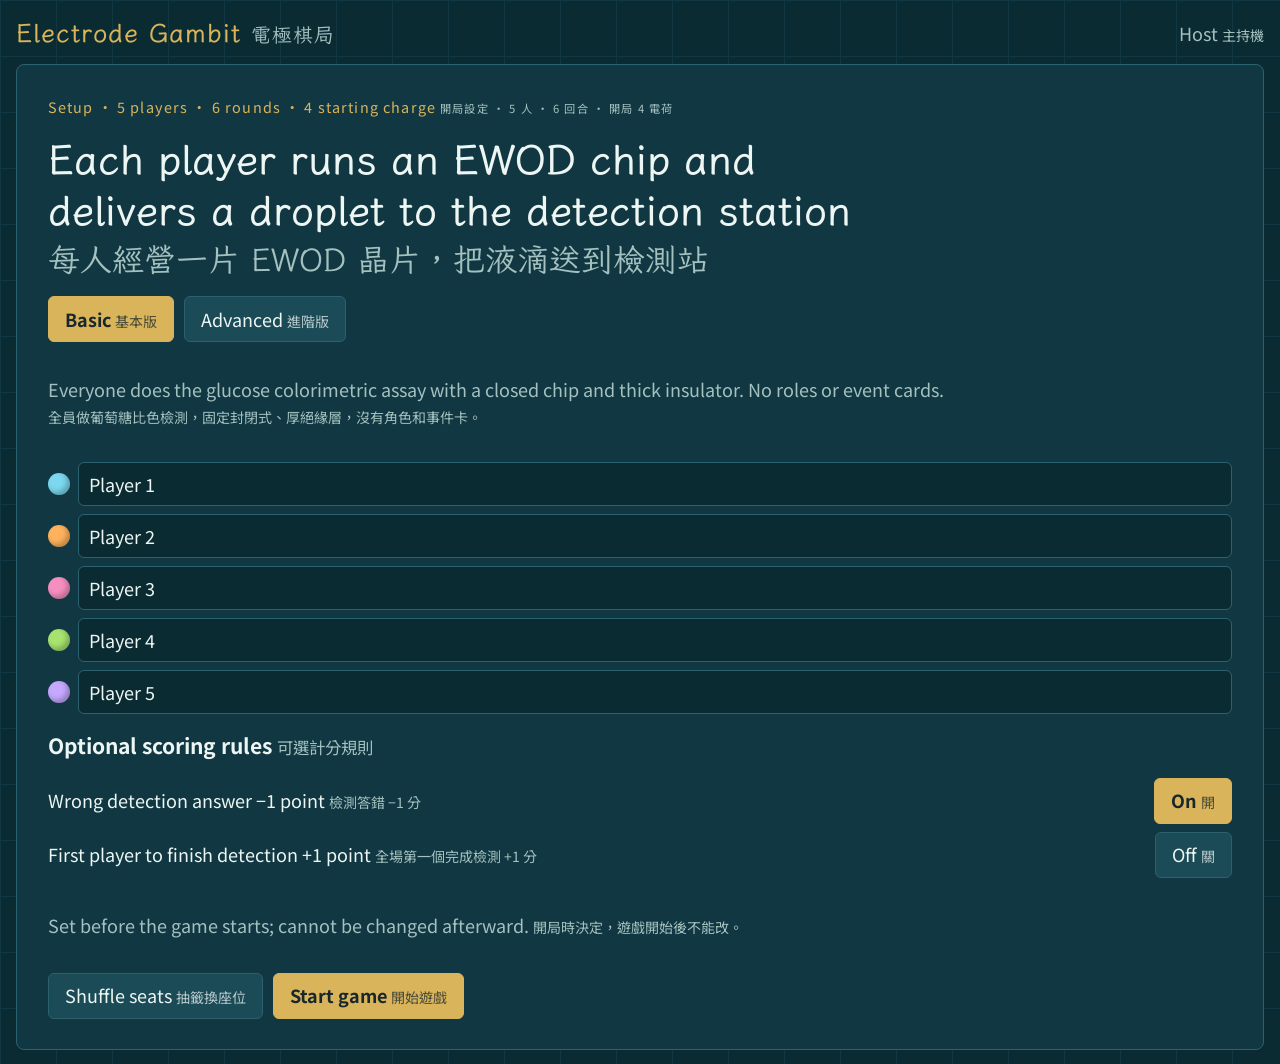
<file: index.html>
<!doctype html>
<html lang="en">
<head>
  <meta charset="utf-8">
  <meta name="viewport" content="width=device-width, initial-scale=1, viewport-fit=cover">
  <title>Electrode Gambit 電極棋局</title>
  <meta name="description" content="Host app for a biomicrofluidics board game: questions, scoring and timers. 生物微流體教育桌遊的主持機">
  <meta name="theme-color" content="#0b2b33">
  <link rel="manifest" href="manifest.webmanifest">
  <link rel="icon" href="icons/icon-192.png">
  <link rel="apple-touch-icon" href="icons/icon-192.png">
  <link rel="preconnect" href="https://fonts.googleapis.com">
  <link rel="stylesheet" href="https://fonts.googleapis.com/css2?family=IBM+Plex+Mono:wght@500;600&family=LXGW+WenKai+TC:wght@700&family=Noto+Sans+TC:wght@400;500;700&display=swap">
  <link rel="stylesheet" href="css/style.css">
</head>
<body>
  <div id="app"></div>
  <script src="js/game-data.js"></script>
  <script src="js/questions.js"></script>
  <script src="js/engine.js"></script>
  <script src="js/app.js"></script>
</body>
</html>
</file>
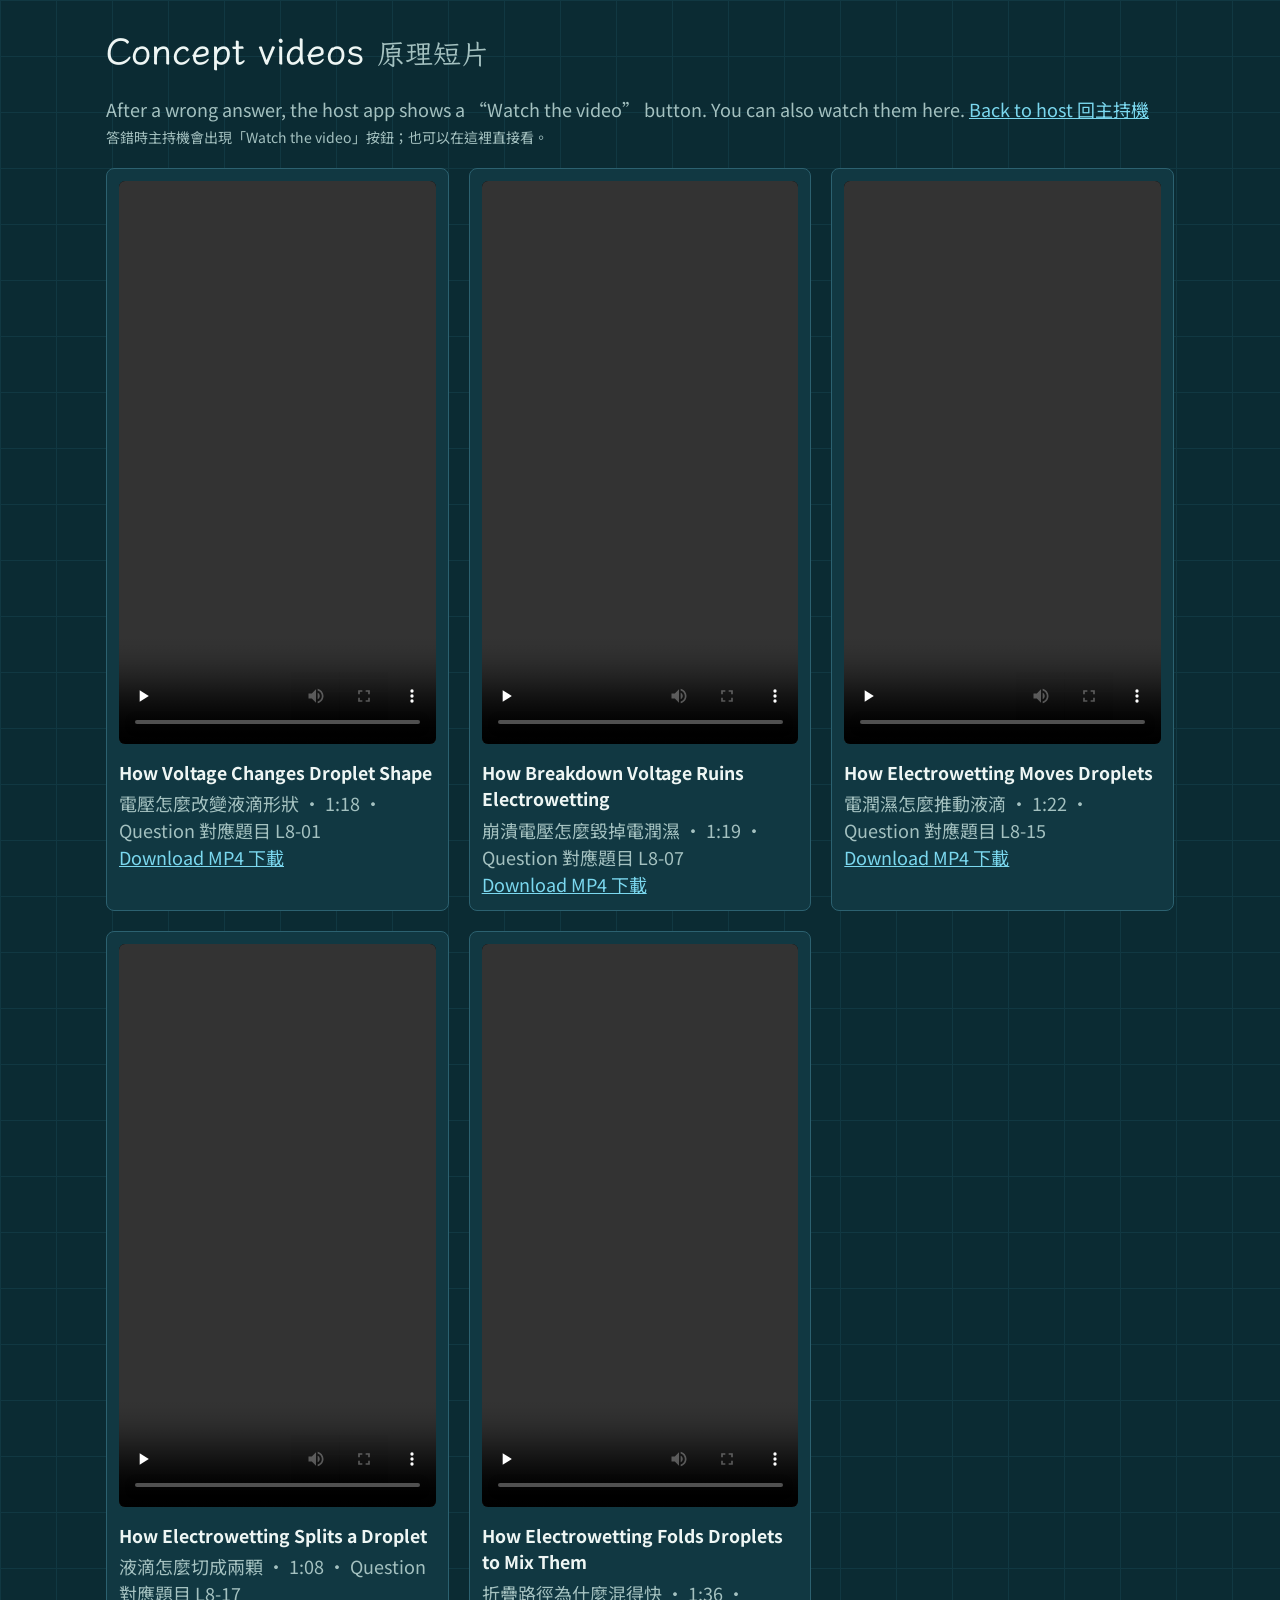
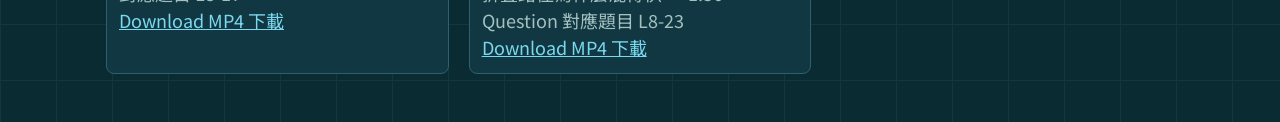
<file: videos.html>
<!doctype html>
<html lang="en">
<head>
  <meta charset="utf-8">
  <meta name="viewport" content="width=device-width, initial-scale=1, viewport-fit=cover">
  <title>Electrode Gambit Videos 電極棋局影片</title>
  <meta name="description" content="電極棋局答錯時看的原理短片">
  <meta name="theme-color" content="#0b2b33">
  <link rel="icon" href="icons/icon-192.png">
  <link rel="preconnect" href="https://fonts.googleapis.com">
  <link rel="stylesheet" href="https://fonts.googleapis.com/css2?family=IBM+Plex+Mono:wght@500;600&family=LXGW+WenKai+TC:wght@700&family=Noto+Sans+TC:wght@400;500;700&display=swap">
  <link rel="stylesheet" href="css/style.css">
  <style>
    /* 影片清單：沿用主持機的深色晶片配色，直式影片並排 */
    .clips { max-width: 1100px; margin: 0 auto; padding: 24px 16px 48px; }
    .clips h1 { font-family: var(--font-display); margin: 0 0 6px; }
    .clip-grid { display: grid; grid-template-columns: repeat(auto-fill, minmax(260px, 1fr)); gap: 20px; margin-top: 20px; }
    .clip { background: var(--mask-2); border: 1px solid var(--line); border-radius: 8px; padding: 12px; }
    .clip video { width: 100%; aspect-ratio: 9 / 16; background: #000; border-radius: 6px; }
    .clip h2 { font-size: 1.1rem; margin: 10px 0 4px; }
    .clip p { margin: 0; }
    .clip a { color: var(--water); }
  </style>
</head>
<body>
  <main class="clips">
    <h1>Concept videos <span class="zh">原理短片</span></h1>
    <p class="muted">After a wrong answer, the host app shows a “Watch the video” button. You can also watch them here. <a href="./" style="color:var(--water)">Back to host 回主持機</a><span class="zh zh-block">答錯時主持機會出現「Watch the video」按鈕；也可以在這裡直接看。</span></p>
    <div class="clip-grid">
      <!-- preload="none"：沒按播放就不下載，省流量 -->
      <section class="clip">
        <video src="videos/contact-angle.mp4" controls preload="none" playsinline></video>
        <h2>How Voltage Changes Droplet Shape</h2>
        <p class="muted">電壓怎麼改變液滴形狀 · 1:18 · Question 對應題目 L8-01</p>
        <p><a href="videos/contact-angle.mp4" download>Download MP4 下載</a></p>
      </section>
      <section class="clip">
        <video src="videos/dielectric-breakdown.mp4" controls preload="none" playsinline></video>
        <h2>How Breakdown Voltage Ruins Electrowetting</h2>
        <p class="muted">崩潰電壓怎麼毀掉電潤濕 · 1:19 · Question 對應題目 L8-07</p>
        <p><a href="videos/dielectric-breakdown.mp4" download>Download MP4 下載</a></p>
      </section>
      <section class="clip">
        <video src="videos/droplet-moving.mp4" controls preload="none" playsinline></video>
        <h2>How Electrowetting Moves Droplets</h2>
        <p class="muted">電潤濕怎麼推動液滴 · 1:22 · Question 對應題目 L8-15</p>
        <p><a href="videos/droplet-moving.mp4" download>Download MP4 下載</a></p>
      </section>
      <section class="clip">
        <video src="videos/droplet-splitting.mp4" controls preload="none" playsinline></video>
        <h2>How Electrowetting Splits a Droplet</h2>
        <p class="muted">液滴怎麼切成兩顆 · 1:08 · Question 對應題目 L8-17</p>
        <p><a href="videos/droplet-splitting.mp4" download>Download MP4 下載</a></p>
      </section>
      <section class="clip">
        <video src="videos/folding-mixing.mp4" controls preload="none" playsinline></video>
        <h2>How Electrowetting Folds Droplets to Mix Them</h2>
        <p class="muted">折疊路徑為什麼混得快 · 1:36 · Question 對應題目 L8-23</p>
        <p><a href="videos/folding-mixing.mp4" download>Download MP4 下載</a></p>
      </section>
    </div>
  </main>
</body>
</html>
</file>
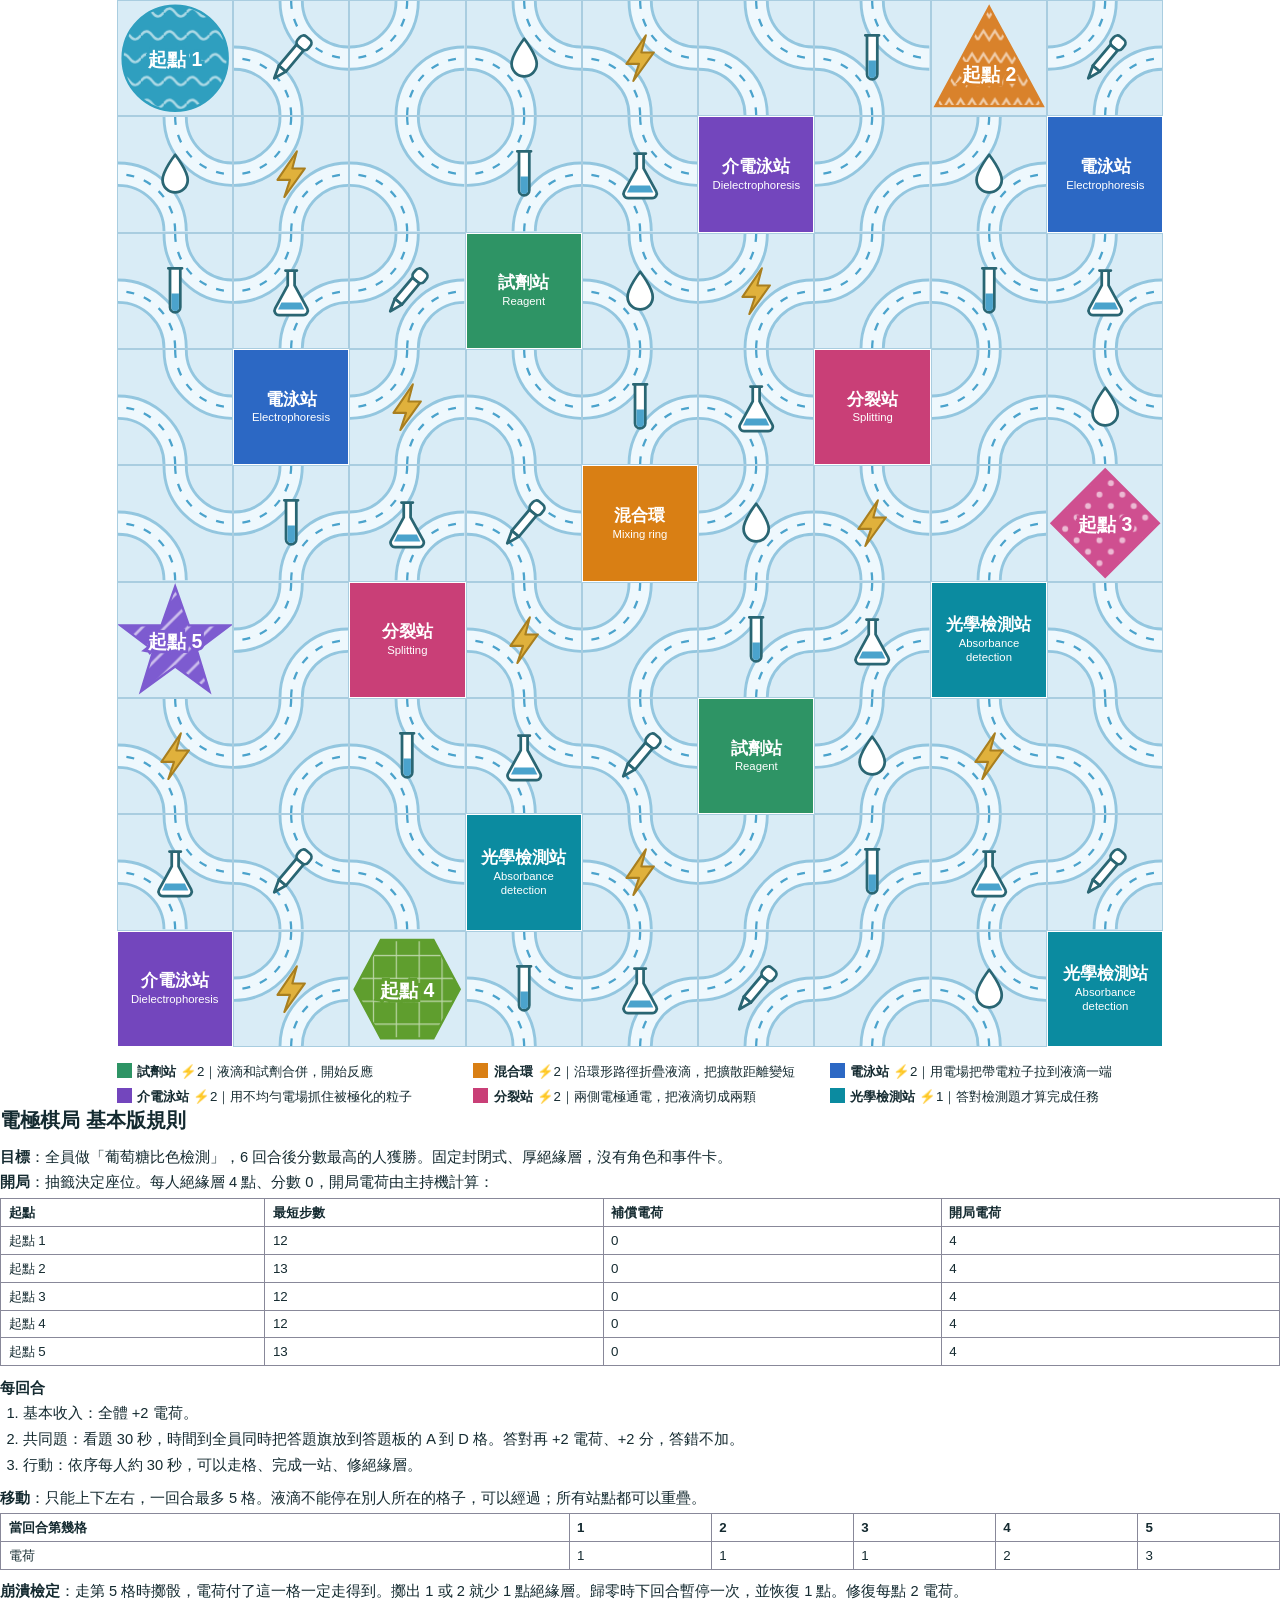
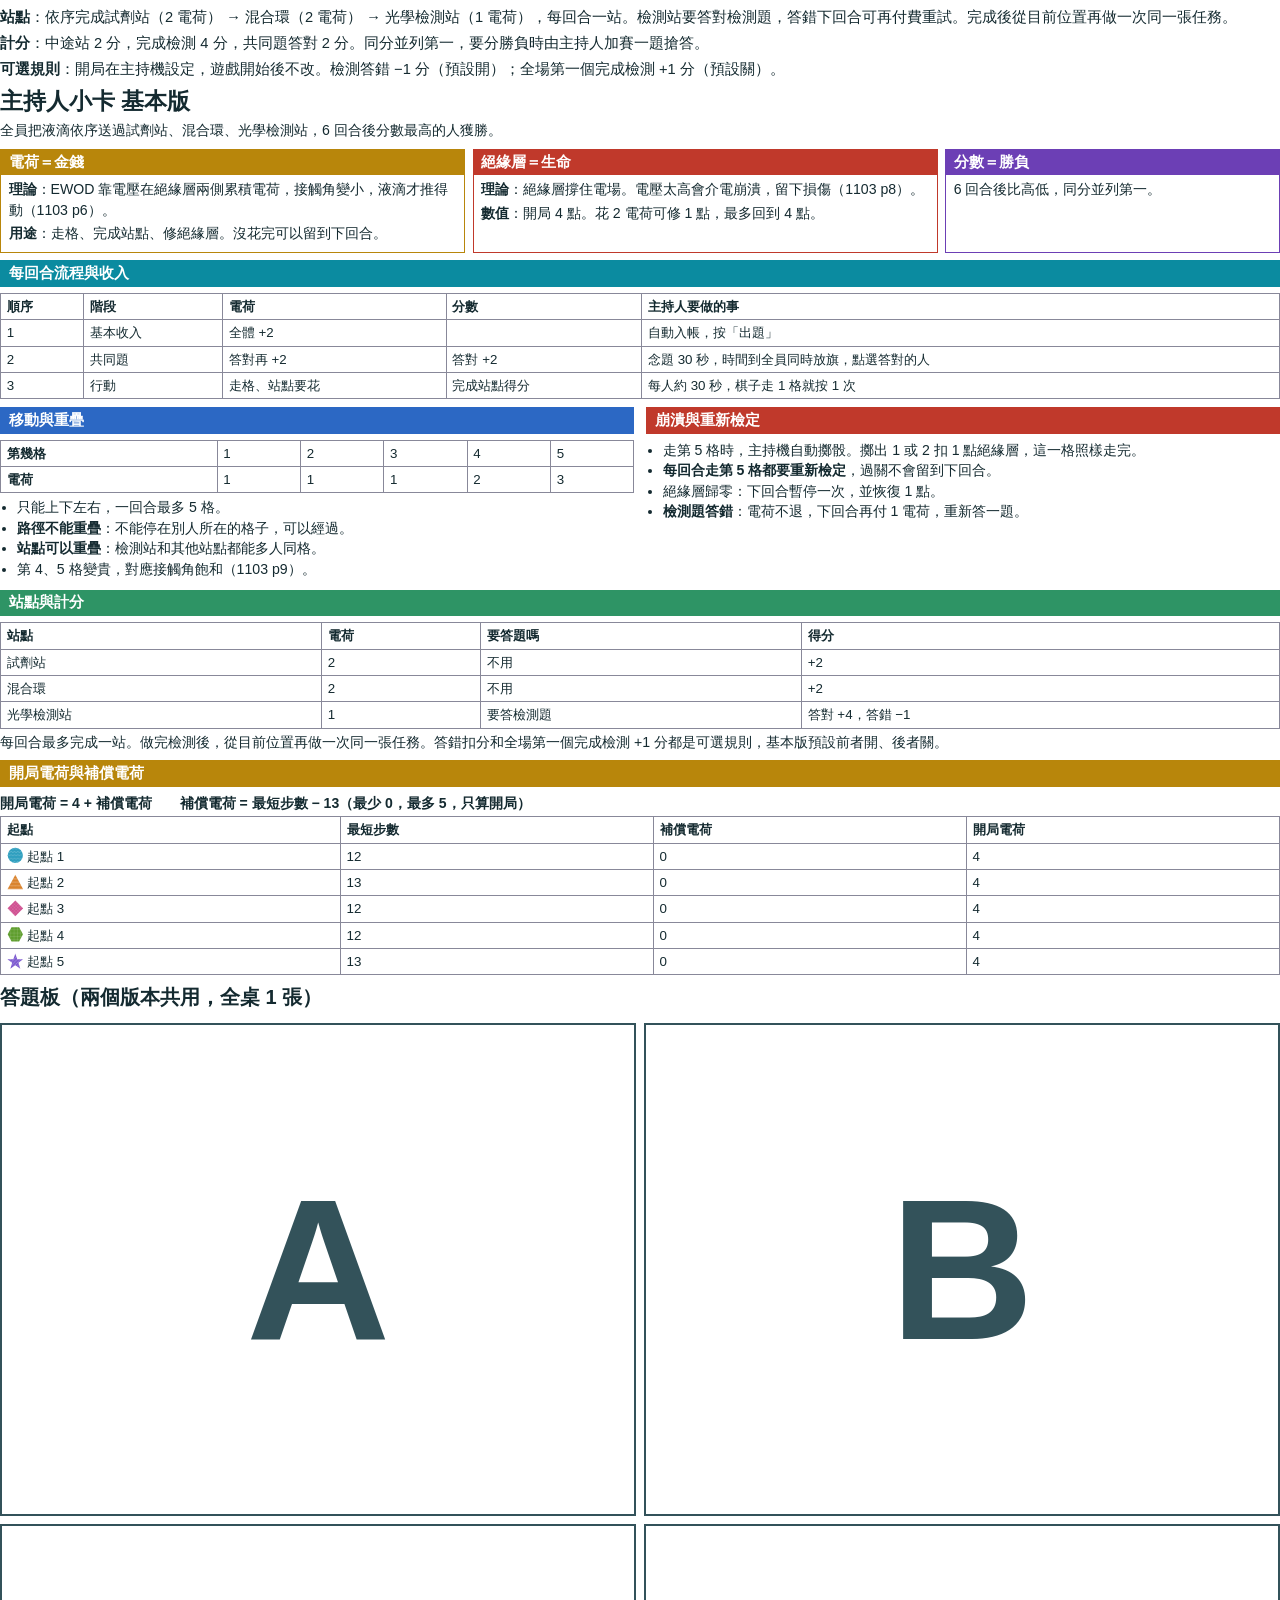
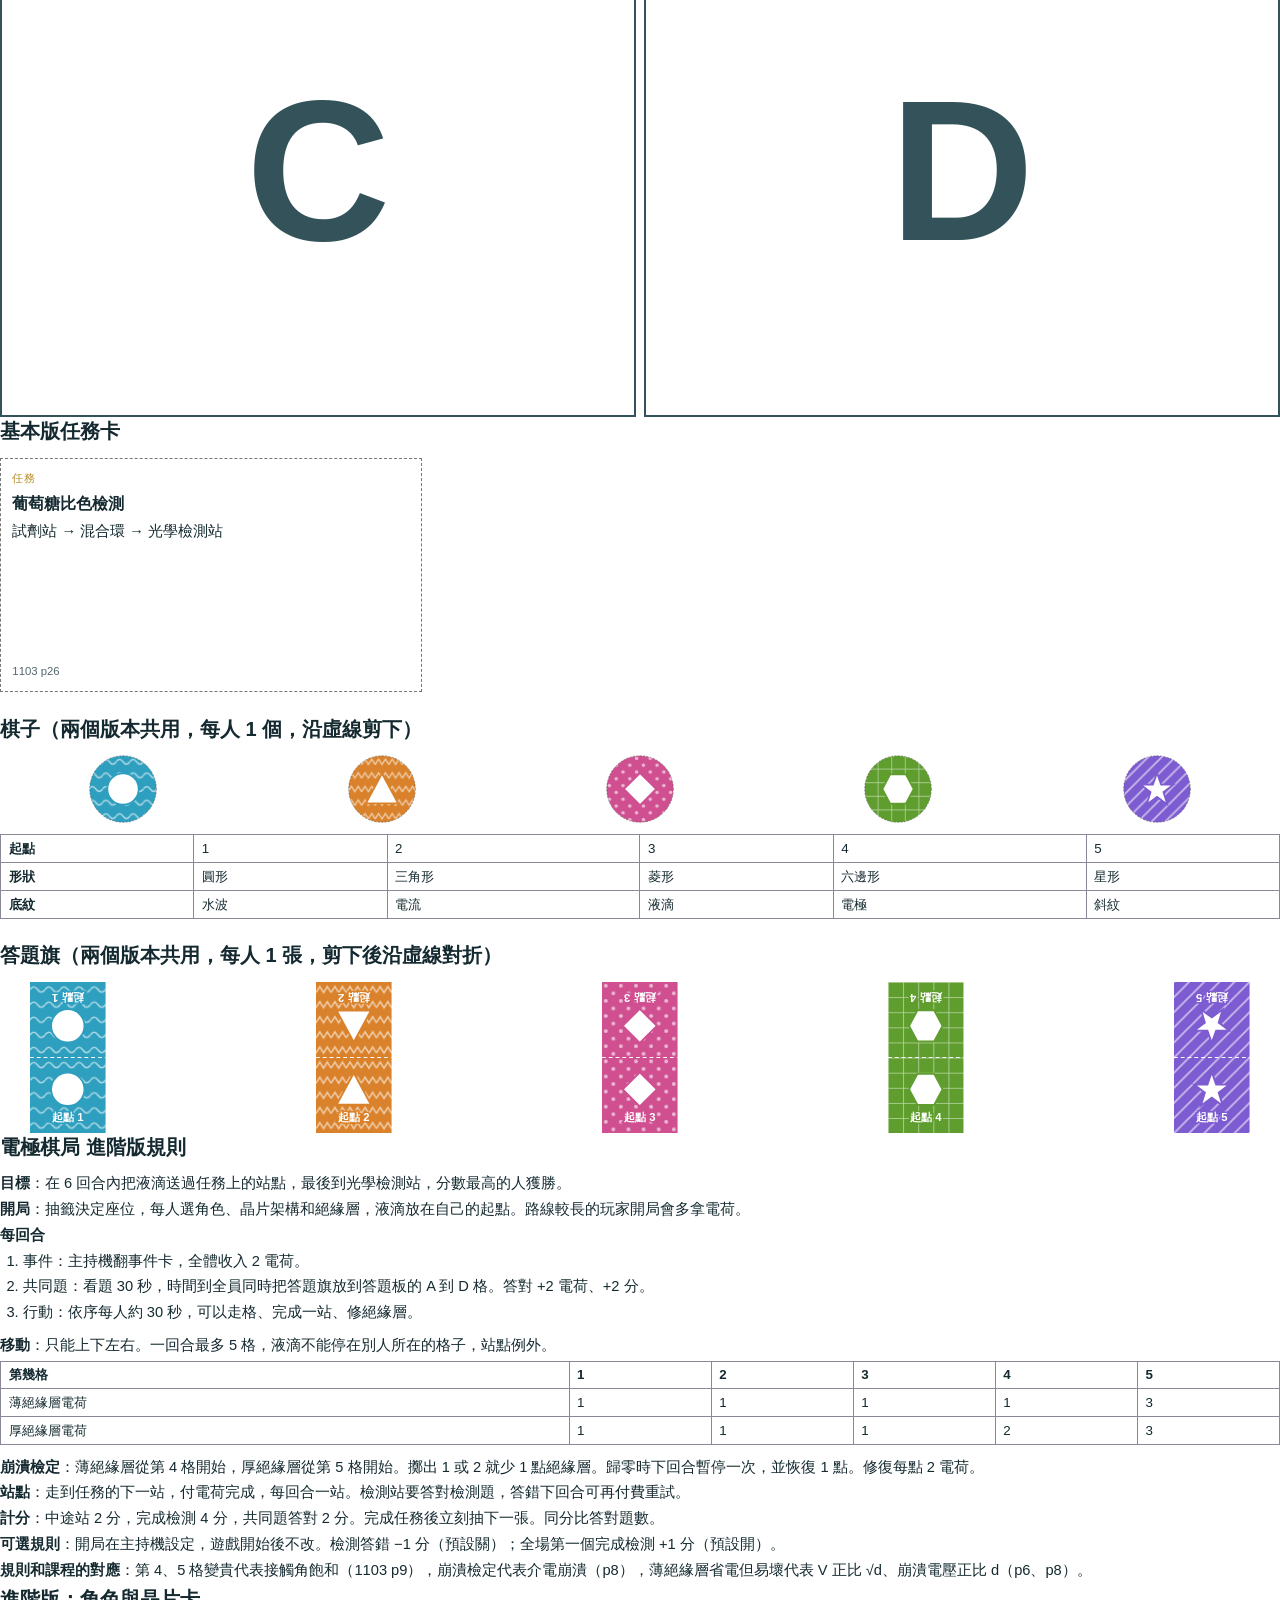
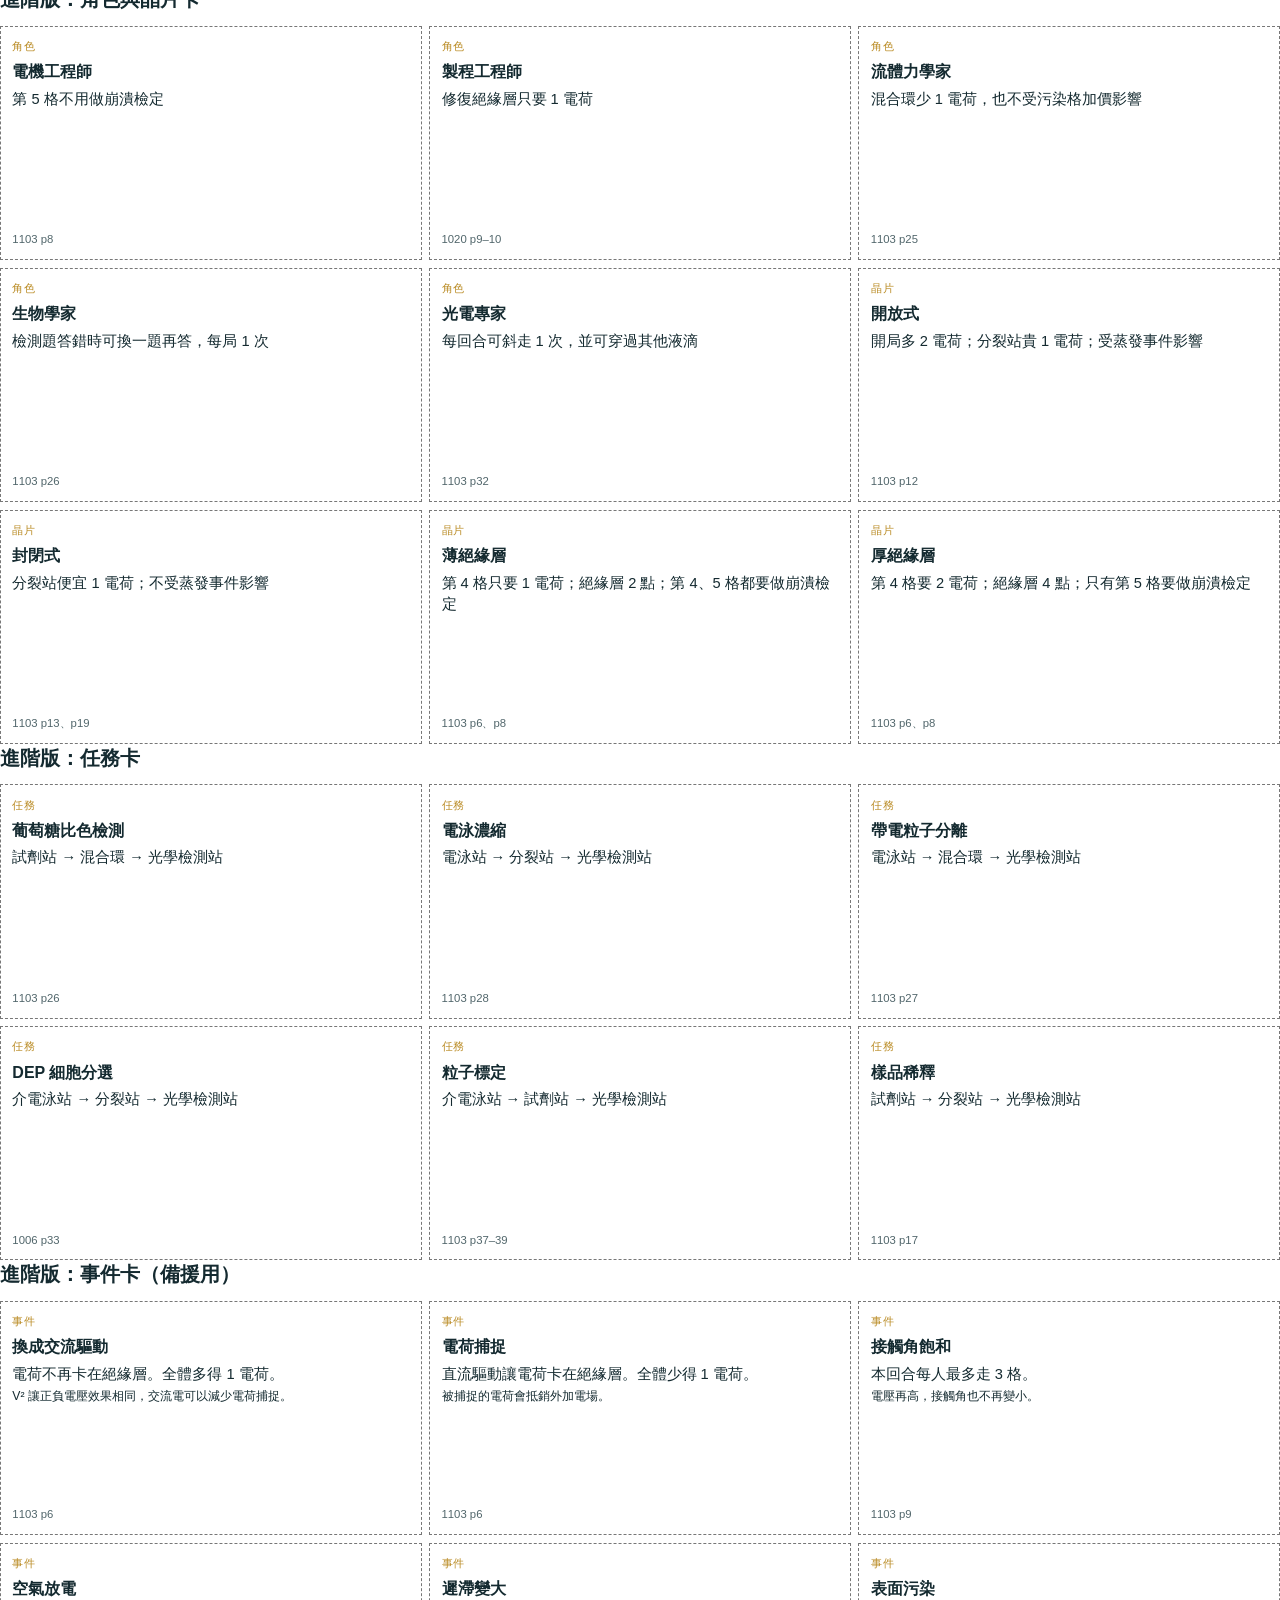
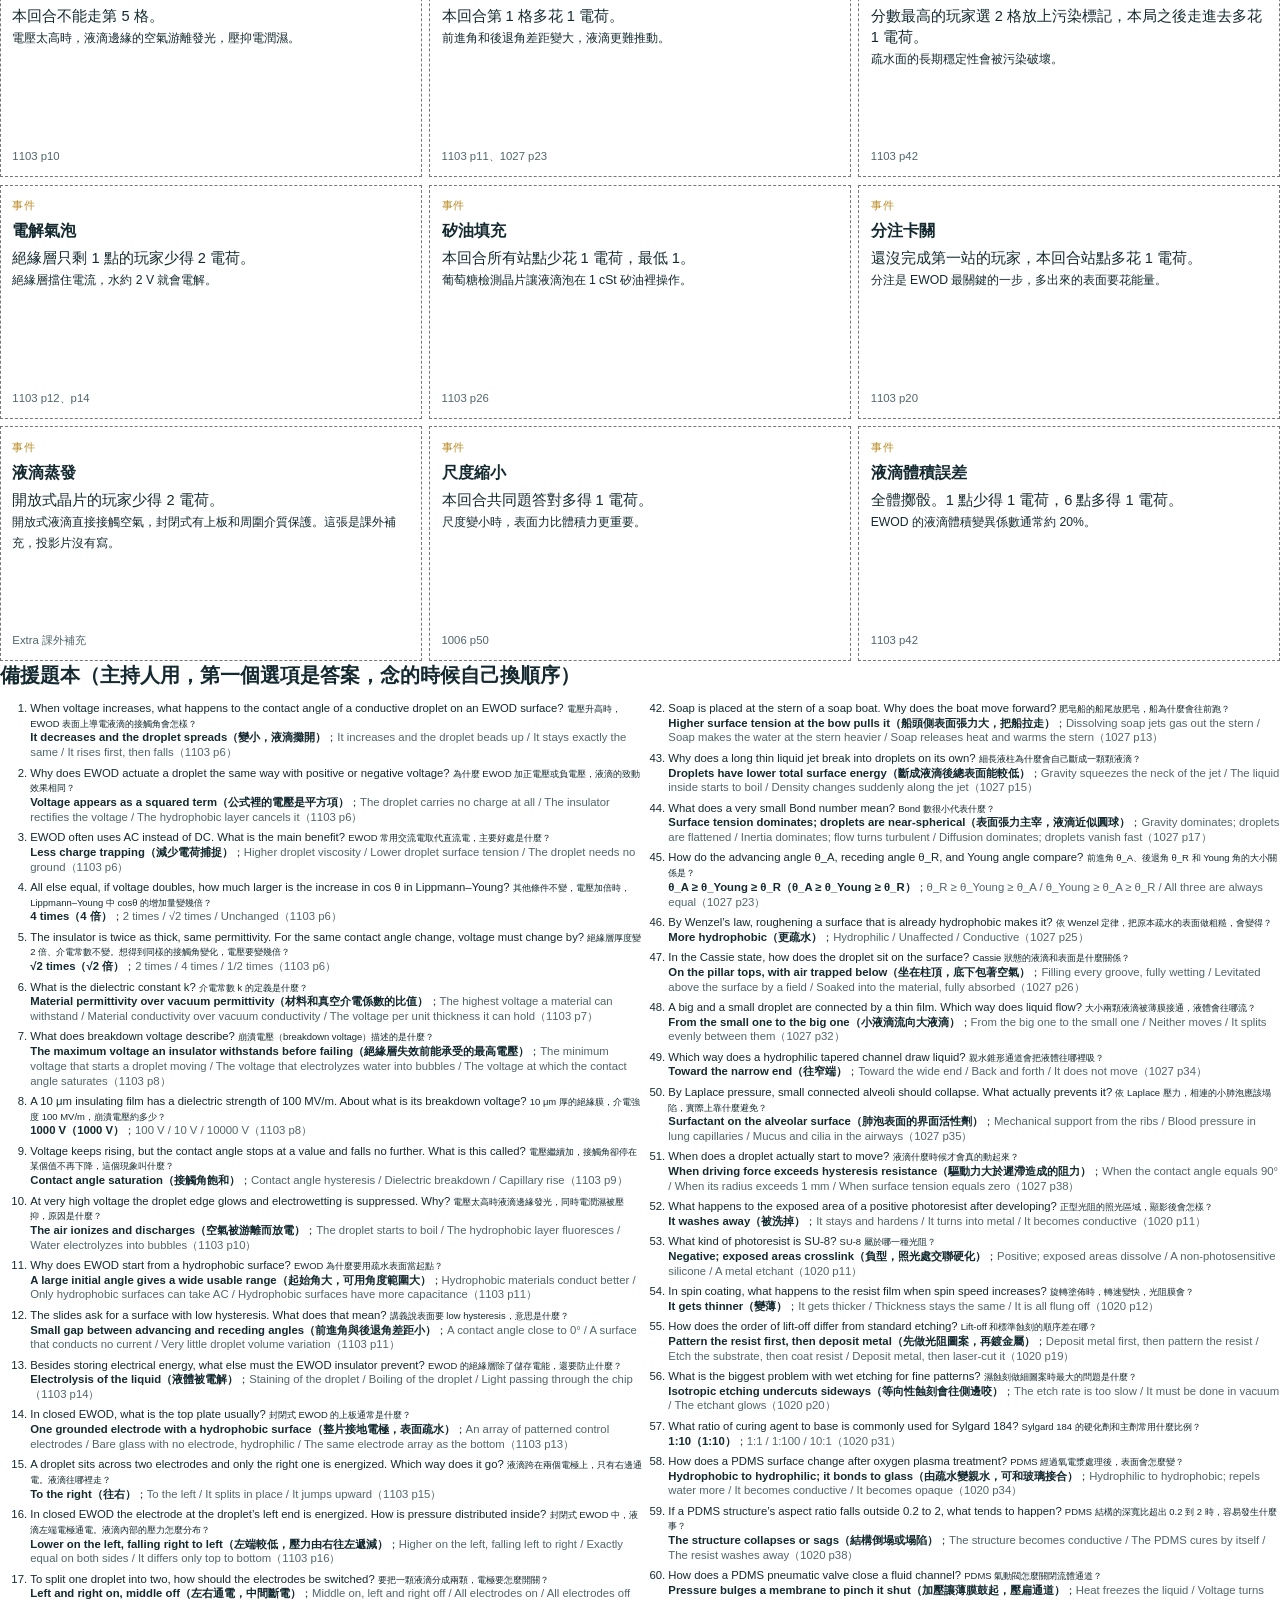
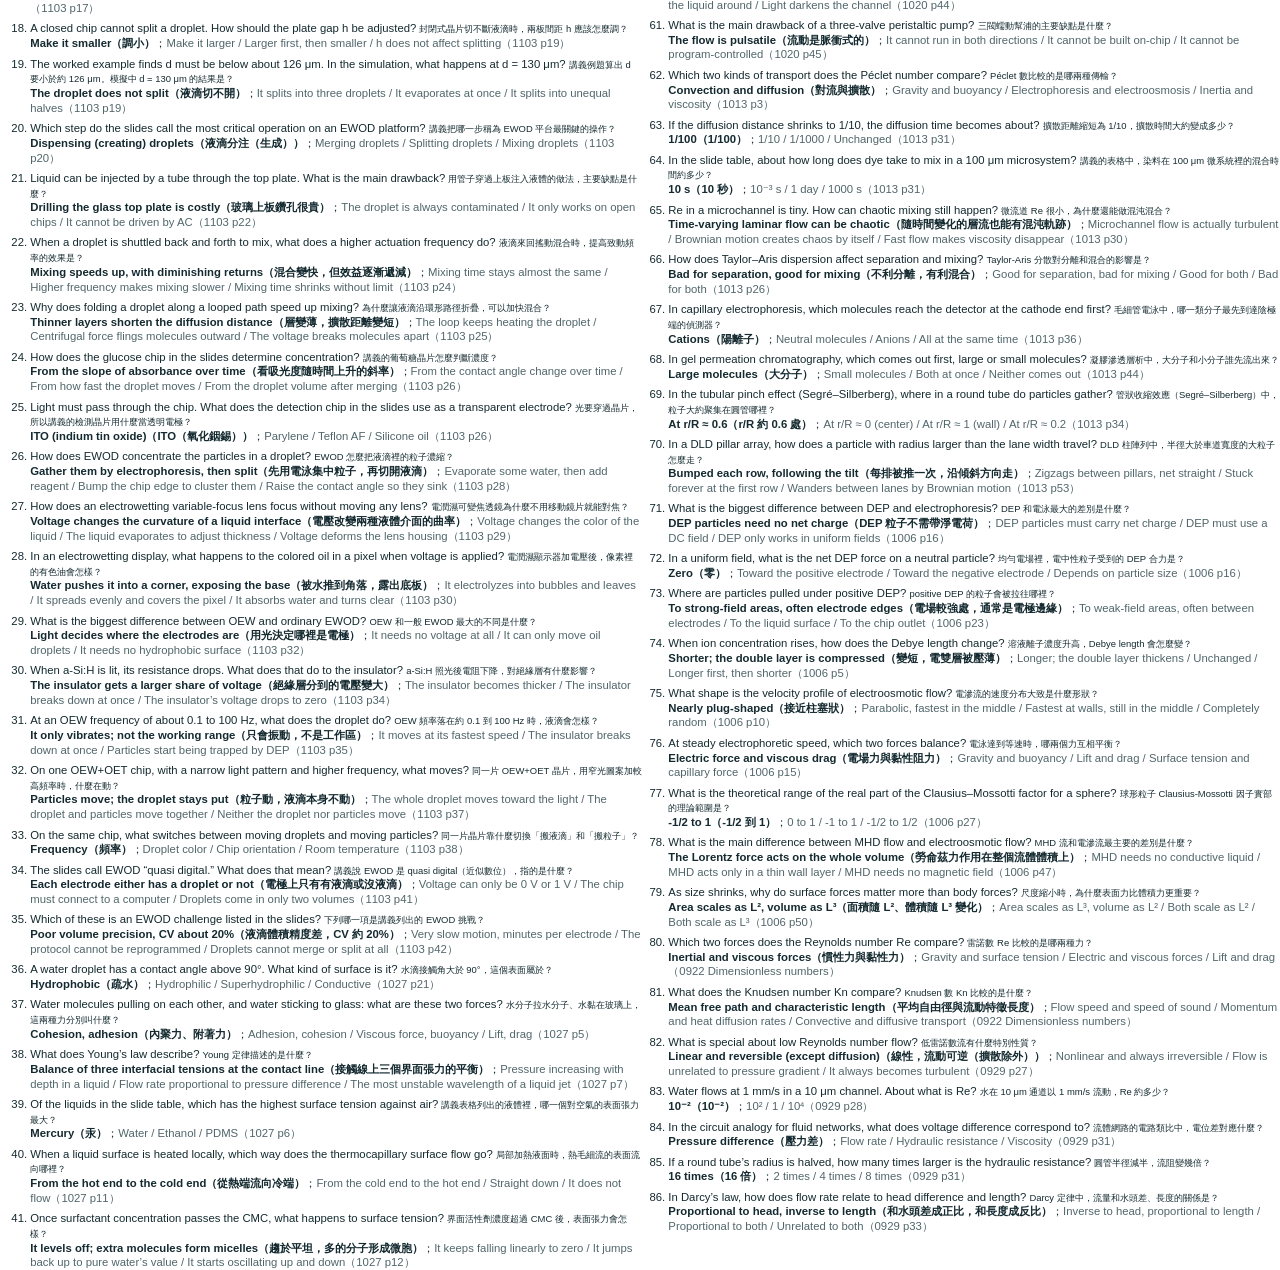
<file: print/prototype.html>
<!doctype html>
<html lang="zh-Hant">
<head>
<meta charset="utf-8">
<title>電極棋局 試玩印刷稿</title>
<style>
  /* 第一頁棋盤 A3，其餘 A4 */
  @page { size: A4 portrait; margin: 8mm; }
  @page board { size: A3 portrait; margin: 8mm; }
  * { box-sizing: border-box; }
  :root { --line: #33525a; --gold: #b98a22; --ink: #142a30; }
  body { margin: 0; color: var(--ink); font-family: 'Noto Sans TC', 'Microsoft JhengHei', sans-serif; font-size: 11pt; line-height: 1.45; -webkit-print-color-adjust: exact; print-color-adjust: exact; }
  section { break-after: page; }
  section:last-child { break-after: auto; }
  h2 { margin: 0 0 3mm; font-size: 15pt; }
  .board-page { page: board; }
  /* 棋盤是一片晶片：格子連成流道，只有中途站是純色，起點用形狀 */
  .board { display: grid; grid-template-columns: repeat(9, 1fr); grid-template-rows: repeat(9, 1fr); width: 277mm; height: 277mm; margin: 0 auto; background: #fff; }
  .cell { position: relative; border: 0.15mm solid #a9cde0; background: #d9ecf6; }
  .cell svg { position: absolute; inset: 0; width: 100%; height: 100%; display: block; }
  .cell.station { border: 0.5mm solid #fff; color: #fff; display: flex; flex-direction: column; align-items: center; justify-content: center; text-align: center; font-size: 12.5pt; font-weight: 700; padding: 1mm; line-height: 1.25; }
  .cell.station small { font-weight: 400; font-size: 8.5pt; }
  .cell.start { background: #d9ecf6; }
  .legend { display: grid; grid-template-columns: repeat(3, 1fr); gap: 1.5mm 6mm; width: 277mm; margin: 4mm auto 0; font-size: 10pt; }
  .legend i { display: inline-block; width: 4mm; height: 4mm; margin-right: 1.5mm; vertical-align: -0.6mm; }
  .cards { display: grid; grid-template-columns: repeat(3, 1fr); gap: 2mm; }
  .card { height: 62mm; border: 0.3mm dashed #777; padding: 3mm; display: flex; flex-direction: column; gap: 1.5mm; break-inside: avoid; overflow: hidden; }
  .card b { font-size: 12pt; }
  .card .src { margin-top: auto; font-size: 8.5pt; color: #51666b; }
  .card .kind { font-size: 8.5pt; color: var(--gold); letter-spacing: 0.08em; }
  /* 答題板：一張 A4 分四格，全桌共用，玩家把答題旗放進格子 */
  .answer-board { display: grid; grid-template-columns: 1fr 1fr; grid-template-rows: 1fr 1fr; gap: 2mm; height: 263mm; }
  .answer-cell { border: 0.6mm solid var(--line); display: flex; align-items: center; justify-content: center; font-size: 150pt; font-weight: 700; color: var(--line); }
  /* 棋子：圓形好剪，顏色、底紋和中間的形狀三者對應同一位玩家 */
  .tokens { display: grid; grid-template-columns: repeat(5, 1fr); justify-items: center; gap: 3mm; margin-bottom: 3mm; }
  .token { width: 18mm; height: 18mm; }
  .token svg, .flag svg { display: block; width: 100%; height: 100%; }
  /* 答題旗：棋盤每格約 30 mm，對折後 20×20 mm 放得進格子，上半部反過來印 */
  .flags { display: grid; grid-template-columns: repeat(5, 20mm); justify-content: space-between; padding: 0 8mm; }
  .flag { height: 40mm; }
  /* 主持人小卡：顏色對應主題，說明時用標題快速定位 */
  .host { font-size: 10.6pt; line-height: 1.45; }
  .host h2 { font-size: 17pt; margin: 0; }
  .host .lead { margin: 0.8mm 0 2mm; }
  .host .band { margin: 0 0 1.6mm; padding: 0.7mm 2.5mm; color: #fff; font-size: 11pt; font-weight: 700; }
  .host .block { margin-bottom: 2mm; break-inside: avoid; }
  .host .block p, .host .block ul { margin: 0 0 0.8mm; }
  .host ul { padding-left: 4.5mm; }
  .host table { font-size: 10pt; margin-bottom: 1mm; }
  .host th, .host td { padding: 0.8mm 1.5mm; }
  .host .values { display: grid; grid-template-columns: 1fr 1fr 0.72fr; gap: 2mm; margin-bottom: 2mm; }
  .host .value { border: 0.4mm solid var(--c); padding: 0 2mm 1.4mm; }
  .host .value h3 { margin: 0 -2mm 1mm; padding: 0.6mm 2mm; background: var(--c); color: #fff; font-size: 11pt; }
  .host .value p { margin: 0 0 0.8mm; }
  .host .pair { display: grid; grid-template-columns: 1fr 1fr; gap: 3mm; }
  .host .formula { font-size: 10.5pt; font-weight: 700; }
  .host .mark { display: inline-block; width: 4.4mm; height: 4.4mm; vertical-align: -0.9mm; margin-right: 1mm; }
  ol.sheet { margin: 0; padding-left: 8mm; font-size: 8.5pt; line-height: 1.3; columns: 2; column-gap: 7mm; }
  ol.sheet li { break-inside: avoid; margin-bottom: 1.5mm; }
  ol.sheet em { font-style: normal; color: #51666b; }
  .rule p, .rule li { margin: 0 0 1.2mm; }
  .rule ol, .rule ul { padding-left: 6mm; margin: 0 0 3mm; }
  table { border-collapse: collapse; width: 100%; font-size: 10pt; margin-bottom: 3mm; }
  th, td { border: 0.2mm solid #889; padding: 1mm 2mm; text-align: left; }
</style>
</head>
<body>
<div id="out"></div>
<script src="../js/game-data.js"></script>
<script src="../js/questions.js"></script>
<script src="../js/engine.js"></script>
<script>
  const { RULES, BOARD, STATIONS, MISSIONS, ROLES, CHIPS, EVENTS, BASIC, OPTIONS } = window.GAME_DATA;
  const onOff = (value) => (value ? '開' : '關');
  const optionText = (mode) => `<p><b>可選規則</b>：開局在主持機設定，遊戲開始後不改。檢測答錯 −${RULES.detectFailPenalty} 分（預設${onOff(OPTIONS[mode].failPenalty)}）；全場第一個完成檢測 +${RULES.firstDetectBonus} 分（預設${onOff(OPTIONS[mode].firstBonus)}）。</p>`;
  const E = window.GAME_ENGINE;
  const colors = ['#2f9fbf', '#d9822b', '#cf4f90', '#5f9e2e', '#7d5bd0'];
  const size = BOARD.size;

  // 中途站的純色，和棋盤圖例共用
  const stationColors = { REA: '#2e9465', MIX: '#d97f14', EP: '#2c68c4', DEP: '#7346bd', SPL: '#c93f77', DET: '#0b8ba0' };

  // 每位玩家的形狀，座標都在 100×100 的框內
  const shapes = [
    '<circle cx="50" cy="50" r="46"/>',
    '<polygon points="50,5 97,92 3,92"/>',
    '<polygon points="50,3 97,50 50,97 3,50"/>',
    '<polygon points="27,7 73,7 96,50 73,93 27,93 4,50"/>',
    '<polygon points="50,3 62,37 98,37 69,59 80,95 50,73 20,95 31,59 2,37 38,37"/>',
  ];
  const shapeNames = ['圓形', '三角形', '菱形', '六邊形', '星形'];
  const patternNames = ['水波', '電流', '液滴', '電極', '斜紋'];

  // 底紋：水波、電流鋸齒、液滴圓點、電極方格、斜紋
  const patternMarks = [
    '<path d="M0 10q5-7 10 0t10 0" fill="none" stroke="#fff" stroke-opacity=".6" stroke-width="2"/>',
    '<path d="M0 14L5 6l5 8 5-8 5 8" fill="none" stroke="#fff" stroke-opacity=".6" stroke-width="2"/>',
    '<circle cx="5" cy="5" r="2.6" fill="#fff" fill-opacity=".6"/><circle cx="15" cy="15" r="2.6" fill="#fff" fill-opacity=".6"/>',
    '<path d="M0 0H20M0 0V20" fill="none" stroke="#fff" stroke-opacity=".6" stroke-width="2"/>',
    '<path d="M-5 5L5-5M0 20L20 0M15 25L25 15" fill="none" stroke="#fff" stroke-opacity=".6" stroke-width="2.4"/>',
  ];
  const patternDefs = `<svg width="0" height="0" style="position:absolute"><defs>${colors.map((c, i) => `<pattern id="fill${i}" width="20" height="20" patternUnits="userSpaceOnUse"><rect width="20" height="20" fill="${c}"/>${patternMarks[i]}</pattern>`).join('')}</defs></svg>`;
  const mark = (seat) => `<svg class="mark" viewBox="0 0 100 100"><g fill="url(#fill${seat})">${shapes[seat]}</g></svg>`;

  // 同一格永遠畫出同樣的圖，重印不會變
  const hash = (row, col) => {
    const x = Math.sin(row * 127.1 + col * 311.7) * 43758.5453;
    return Math.floor((x - Math.floor(x)) * 100000);
  };

  // 流道：每格兩條四分之一圓，接點都在邊的中央，所以相鄰格子會自動連成水路
  const channelPaths = [
    'M50 0A50 50 0 0 1 0 50M50 100A50 50 0 0 1 100 50',
    'M50 0A50 50 0 0 0 100 50M50 100A50 50 0 0 0 0 50',
  ];
  const ink = 'fill="#fff" stroke="#2a6673" stroke-width="2.4" stroke-linejoin="round" stroke-linecap="round"';
  const icons = {
    flask: `<path ${ink} d="M45 32h10M47 32v13L36 65a4 4 0 0 0 3.5 6h21a4 4 0 0 0 3.5-6L53 45V32Z"/><path d="M41.5 60h17l3 6h-23Z" fill="#4ba3cc"/>`,
    pipette: `<g transform="rotate(40 50 50)"><rect ${ink} x="44" y="27" width="12" height="11" rx="4"/><rect ${ink} x="46" y="38" width="8" height="24"/><path ${ink} d="M46 62h8l-4 11Z"/></g>`,
    droplet: `<path ${ink} d="M50 33C50 33 39 47 39 55a11 11 0 0 0 22 0C61 47 50 33 50 33Z"/>`,
    bolt: '<path d="M55 30L38 55h11L44 70l18-25H51Z" fill="#e0b13c" stroke="#a97f1f" stroke-width="1.8" stroke-linejoin="round"/>',
    tube: `<path ${ink} d="M44 30h12M45.5 30V64a4.5 4.5 0 0 0 9 0V30"/><path d="M46.7 52h6.6v12a3.3 3.3 0 0 1-6.6 0Z" fill="#4ba3cc"/>`,
  };
  // 圖案輪流排：(col + 3×row) 除以 7 的餘數決定，上下左右相鄰的格子不會出現同一種，五種圖案數量也接近
  const iconCycle = ['flask', 'pipette', null, 'droplet', 'bolt', null, 'tube'];

  function pathTile(row, col) {
    const d = channelPaths[hash(row, col) % 2];
    const icon = iconCycle[(col + 3 * row) % 7];
    return `<svg viewBox="0 0 100 100" aria-hidden="true"><path d="${d}" fill="none" stroke="#93c6df" stroke-width="22"/><path d="${d}" fill="none" stroke="#eef8fd" stroke-width="17"/><path d="${d}" fill="none" stroke="#4ba3cc" stroke-width="2" stroke-dasharray="7 9"/>${icon ? icons[icon] : ''}</svg>`;
  }

  const startTile = (seat) => `<svg viewBox="0 0 100 100"><g fill="url(#fill${seat})" stroke="${colors[seat]}" stroke-width="2">${shapes[seat]}</g><text x="50" y="${seat === 1 ? 70 : 57}" text-anchor="middle" font-size="17" font-weight="700" fill="#fff" stroke="${colors[seat]}" stroke-width="5" paint-order="stroke">起點 ${seat + 1}</text></svg>`;

  function boardHtml() {
    let cells = '';
    for (let row = 0; row < size; row += 1) {
      for (let col = 0; col < size; col += 1) {
        const seat = BOARD.starts.findIndex((s) => s.row === row && s.col === col);
        const station = BOARD.stations.find((s) => s.row === row && s.col === col);
        if (seat >= 0) cells += `<div class="cell start">${startTile(seat)}</div>`;
        else if (station) cells += `<div class="cell station" style="background:${stationColors[station.type]}">${STATIONS[station.type].nameZh}<small>${STATIONS[station.type].name}</small></div>`;
        else cells += `<div class="cell">${pathTile(row, col)}</div>`;
      }
    }
    const legend = Object.entries(STATIONS).map(([k, s]) => `<div><i style="background:${stationColors[k]}"></i><b>${s.nameZh}</b> ⚡${s.cost}｜${s.teachZh}</div>`).join('');
    return `<section class="board-page"><div class="board">${cells}</div><div class="legend">${legend}</div></section>`;
  }

  const cardsPage = (title, items) => `<section><h2>${title}</h2><div class="cards">${items.join('')}</div></section>`;
  const card = (kind, name, body, src) => `<div class="card"><span class="kind">${kind}</span><b>${name}</b><span>${body}</span><span class="src">${src || ''}</span></div>`;

  const rules = `<section class="rule"><h2>電極棋局 進階版規則</h2>
    <p><b>目標</b>：在 ${RULES.rounds} 回合內把液滴送過任務上的站點，最後到光學檢測站，分數最高的人獲勝。</p>
    <p><b>開局</b>：抽籤決定座位，每人選角色、晶片架構和絕緣層，液滴放在自己的起點。路線較長的玩家開局會多拿電荷。</p>
    <p><b>每回合</b></p>
    <ol><li>事件：主持機翻事件卡，全體收入 ${RULES.baseIncome} 電荷。</li>
    <li>共同題：看題 ${RULES.timers.question} 秒，時間到全員同時把答題旗放到答題板的 A 到 D 格。答對 +${RULES.correctIncome} 電荷、+${RULES.correctScore} 分。</li>
    <li>行動：依序每人約 ${RULES.timers.action} 秒，可以走格、完成一站、修絕緣層。</li></ol>
    <p><b>移動</b>：只能上下左右。一回合最多 5 格，液滴不能停在別人所在的格子，站點例外。</p>
    <table><tr><th>第幾格</th><th>1</th><th>2</th><th>3</th><th>4</th><th>5</th></tr>
    <tr><td>薄絕緣層電荷</td>${CHIPS.insulator.thin.stepCost.map((c) => `<td>${c}</td>`).join('')}</tr>
    <tr><td>厚絕緣層電荷</td>${CHIPS.insulator.thick.stepCost.map((c) => `<td>${c}</td>`).join('')}</tr></table>
    <p><b>崩潰檢定</b>：薄絕緣層從第 4 格開始，厚絕緣層從第 5 格開始。擲出 1 或 2 就少 1 點絕緣層。歸零時下回合暫停一次，並恢復 1 點。修復每點 ${RULES.repairCost} 電荷。</p>
    <p><b>站點</b>：走到任務的下一站，付電荷完成，每回合一站。檢測站要答對檢測題，答錯下回合可再付費重試。</p>
    <p><b>計分</b>：中途站 ${RULES.stationScore} 分，完成檢測 ${RULES.detectScore} 分，共同題答對 ${RULES.correctScore} 分。完成任務後立刻抽下一張。同分比答對題數。</p>
    ${optionText('full')}
    <p><b>規則和課程的對應</b>：第 4、5 格變貴代表接觸角飽和（1103 p9），崩潰檢定代表介電崩潰（p8），薄絕緣層省電但易壞代表 V 正比 √d、崩潰電壓正比 d（p6、p8）。</p></section>`;

  // 基本版規則：數字都從遊戲資料和引擎算出來，改規則時不會對不上
  const basicMission = MISSIONS.find((m) => m.id === BASIC.mission);
  const thick = CHIPS.insulator[BASIC.insulator];
  const seatRows = BOARD.starts.map((s, i) => {
    const bonus = E.routeBonus(i, BASIC.mission);
    return `<tr><td>起點 ${i + 1}</td><td>${E.routeLength(s, basicMission.steps)}</td><td>${bonus}</td><td>${RULES.startCharge + bonus}</td></tr>`;
  }).join('');
  const basicRules = `<section class="rule"><h2>電極棋局 基本版規則</h2>
    <p><b>目標</b>：全員做「${basicMission.nameZh}」，${RULES.rounds} 回合後分數最高的人獲勝。固定封閉式、厚絕緣層，沒有角色和事件卡。</p>
    <p><b>開局</b>：抽籤決定座位。每人絕緣層 ${thick.life} 點、分數 0，開局電荷由主持機計算：</p>
    <table><tr><th>起點</th><th>最短步數</th><th>補償電荷</th><th>開局電荷</th></tr>${seatRows}</table>
    <p><b>每回合</b></p>
    <ol><li>基本收入：全體 +${RULES.baseIncome} 電荷。</li>
    <li>共同題：看題 ${RULES.timers.question} 秒，時間到全員同時把答題旗放到答題板的 A 到 D 格。答對再 +${RULES.correctIncome} 電荷、+${RULES.correctScore} 分，答錯不加。</li>
    <li>行動：依序每人約 ${RULES.timers.action} 秒，可以走格、完成一站、修絕緣層。</li></ol>
    <p><b>移動</b>：只能上下左右，一回合最多 5 格。液滴不能停在別人所在的格子，可以經過；所有站點都可以重疊。</p>
    <table><tr><th>當回合第幾格</th><th>1</th><th>2</th><th>3</th><th>4</th><th>5</th></tr>
    <tr><td>電荷</td>${thick.stepCost.map((c) => `<td>${c}</td>`).join('')}</tr></table>
    <p><b>崩潰檢定</b>：走第 ${thick.checkFrom} 格時擲骰，電荷付了這一格一定走得到。擲出 1 或 2 就少 1 點絕緣層。歸零時下回合暫停一次，並恢復 1 點。修復每點 ${RULES.repairCost} 電荷。</p>
    <p><b>站點</b>：依序完成${basicMission.steps.map((s) => `${STATIONS[s].nameZh}（${STATIONS[s].cost} 電荷）`).join(' → ')}，每回合一站。檢測站要答對檢測題，答錯下回合可再付費重試。完成後從目前位置再做一次同一張任務。</p>
    <p><b>計分</b>：中途站 ${RULES.stationScore} 分，完成檢測 ${RULES.detectScore} 分，共同題答對 ${RULES.correctScore} 分。同分並列第一，要分勝負時由主持人加賽一題搶答。</p>
    ${optionText('basic')}</section>`;

  const answerBoard = `<section><h2>答題板（兩個版本共用，全桌 1 張）</h2><div class="answer-board">${['A', 'B', 'C', 'D'].map((L) => `<div class="answer-cell">${L}</div>`).join('')}</div></section>`;

  // 棋子：顏色＋底紋＋中間的白色形狀
  const tokenSvg = (seat) => `<svg viewBox="0 0 100 100"><circle cx="50" cy="50" r="49" fill="url(#fill${seat})" stroke="#333" stroke-width=".6" stroke-dasharray="3 2"/><g transform="translate(25 25) scale(.5)" fill="#fff" stroke="${colors[seat]}" stroke-width="5">${shapes[seat]}</g></svg>`;
  const tokens = `<h2 style="margin-top:6mm">棋子（兩個版本共用，每人 1 個，沿虛線剪下）</h2><div class="tokens">${colors.map((_, i) => `<div class="token">${tokenSvg(i)}</div>`).join('')}</div><table><tr><th>起點</th>${colors.map((_, i) => `<td>${i + 1}</td>`).join('')}</tr><tr><th>形狀</th>${shapeNames.map((n) => `<td>${n}</td>`).join('')}</tr><tr><th>底紋</th>${patternNames.map((n) => `<td>${n}</td>`).join('')}</tr></table>`;

  // 答題旗：viewBox 100×200，上半部轉 180 度，對折後兩面都是正的
  const flagHalf = (seat) => `<g transform="translate(26 18) scale(.48)" fill="#fff" stroke="${colors[seat]}" stroke-width="5">${shapes[seat]}</g><text x="50" y="84" text-anchor="middle" font-size="15" font-weight="700" fill="#fff" stroke="${colors[seat]}" stroke-width="4" paint-order="stroke">起點 ${seat + 1}</text>`;
  const flagSvg = (seat) => `<svg viewBox="0 0 100 200"><rect width="100" height="200" fill="url(#fill${seat})"/><g transform="rotate(180 50 50)">${flagHalf(seat)}</g><g transform="translate(0 100)">${flagHalf(seat)}</g><path d="M0 100H100" stroke="#fff" stroke-width="1.4" stroke-dasharray="5 4"/></svg>`;
  const flags = `<h2 style="margin-top:6mm">答題旗（兩個版本共用，每人 1 張，剪下後沿虛線對折）</h2><div class="flags">${colors.map((_, i) => `<div class="flag">${flagSvg(i)}</div>`).join('')}</div>`;

  // 主持人小卡：順序照說明時會講的順序，開局電荷放最下面
  const band = (color, title) => `<div class="band" style="background:${color}">${title}</div>`;
  const hostRows = BOARD.starts.map((s, i) => {
    const bonus = E.routeBonus(i, BASIC.mission);
    return `<tr><td>${mark(i)}起點 ${i + 1}</td><td>${E.routeLength(s, basicMission.steps)}</td><td>${bonus}</td><td>${RULES.startCharge + bonus}</td></tr>`;
  }).join('');
  const hostCard = `<section class="host">
    <h2>主持人小卡 基本版</h2>
    <p class="lead">全員把液滴依序送過${basicMission.steps.map((k) => STATIONS[k].nameZh).join('、')}，${RULES.rounds} 回合後分數最高的人獲勝。</p>

    <div class="values">
      <div class="value" style="--c:#b8860b"><h3>電荷＝金錢</h3>
        <p><b>理論</b>：EWOD 靠電壓在絕緣層兩側累積電荷，接觸角變小，液滴才推得動（1103 p6）。</p>
        <p><b>用途</b>：走格、完成站點、修絕緣層。沒花完可以留到下回合。</p></div>
      <div class="value" style="--c:#c0392b"><h3>絕緣層＝生命</h3>
        <p><b>理論</b>：絕緣層撐住電場。電壓太高會介電崩潰，留下損傷（1103 p8）。</p>
        <p><b>數值</b>：開局 ${thick.life} 點。花 ${RULES.repairCost} 電荷可修 1 點，最多回到 ${thick.life} 點。</p></div>
      <div class="value" style="--c:#6c3fb5"><h3>分數＝勝負</h3>
        <p>${RULES.rounds} 回合後比高低，同分並列第一。</p></div>
    </div>

    <div class="block">${band('#0b8ba0', '每回合流程與收入')}
      <table><tr><th>順序</th><th>階段</th><th>電荷</th><th>分數</th><th>主持人要做的事</th></tr>
      <tr><td>1</td><td>基本收入</td><td>全體 +${RULES.baseIncome}</td><td></td><td>自動入帳，按「出題」</td></tr>
      <tr><td>2</td><td>共同題</td><td>答對再 +${RULES.correctIncome}</td><td>答對 +${RULES.correctScore}</td><td>念題 ${RULES.timers.question} 秒，時間到全員同時放旗，點選答對的人</td></tr>
      <tr><td>3</td><td>行動</td><td>走格、站點要花</td><td>完成站點得分</td><td>每人約 ${RULES.timers.action} 秒，棋子走 1 格就按 1 次</td></tr></table>
    </div>

    <div class="pair">
      <div class="block">${band('#2c68c4', '移動與重疊')}
        <table><tr><th>第幾格</th><td>1</td><td>2</td><td>3</td><td>4</td><td>5</td></tr>
        <tr><th>電荷</th>${thick.stepCost.map((c) => `<td>${c}</td>`).join('')}</tr></table>
        <ul><li>只能上下左右，一回合最多 5 格。</li>
        <li><b>路徑不能重疊</b>：不能停在別人所在的格子，可以經過。</li>
        <li><b>站點可以重疊</b>：檢測站和其他站點都能多人同格。</li>
        <li>第 4、5 格變貴，對應接觸角飽和（1103 p9）。</li></ul>
      </div>
      <div class="block">${band('#c0392b', '崩潰與重新檢定')}
        <ul><li>走第 ${thick.checkFrom} 格時，主持機自動擲骰。擲出 1 或 2 扣 1 點絕緣層，這一格照樣走完。</li>
        <li><b>每回合走第 ${thick.checkFrom} 格都要重新檢定</b>，過關不會留到下回合。</li>
        <li>絕緣層歸零：下回合暫停一次，並恢復 1 點。</li>
        <li><b>檢測題答錯</b>：電荷不退，下回合再付 ${STATIONS.DET.cost} 電荷，重新答一題。</li></ul>
      </div>
    </div>

    <div class="block">${band('#2e9465', '站點與計分')}
      <table><tr><th>站點</th><th>電荷</th><th>要答題嗎</th><th>得分</th></tr>
      ${basicMission.steps.map((k) => `<tr><td>${STATIONS[k].nameZh}</td><td>${STATIONS[k].cost}</td><td>${k === 'DET' ? '要答檢測題' : '不用'}</td><td>${k === 'DET' ? `答對 +${RULES.detectScore}，答錯 −${RULES.detectFailPenalty}` : `+${RULES.stationScore}`}</td></tr>`).join('')}</table>
      <p>每回合最多完成一站。做完檢測後，從目前位置再做一次同一張任務。答錯扣分和全場第一個完成檢測 +${RULES.firstDetectBonus} 分都是可選規則，基本版預設前者開、後者關。</p>
    </div>

    <div class="block">${band('#b8860b', '開局電荷與補償電荷')}
      <p class="formula">開局電荷 = ${RULES.startCharge} + 補償電荷　　補償電荷 = 最短步數 − ${RULES.routeBase}（最少 0，最多 ${RULES.routeBonusMax}，只算開局）</p>
      <table><tr><th>起點</th><th>最短步數</th><th>補償電荷</th><th>開局電荷</th></tr>${hostRows}</table>
    </div>
  </section>`;

  const chipCards = [...Object.values(CHIPS.arch), ...Object.values(CHIPS.insulator)].map((c) => card('晶片', c.nameZh, c.effectZh, c.source));
  const roleCards = ROLES.map((r) => card('角色', r.nameZh, r.powerZh, r.source));
  const basicCards = [card('任務', basicMission.nameZh, basicMission.steps.map((s) => STATIONS[s].nameZh).join(' → '), basicMission.source)];
  const missionCards = MISSIONS.map((m) => card('任務', m.nameZh, m.steps.map((s) => STATIONS[s].nameZh).join(' → '), m.source));
  const eventCards = EVENTS.map((e) => card('事件', e.nameZh, `${e.textZh}<br><small>${e.whyZh}</small>`, e.source));

  // 備援題本：手機壞掉時主持人照念
  const sheet = `<section><h2>備援題本（主持人用，第一個選項是答案，念的時候自己換順序）</h2><ol class="sheet">${window.QUESTIONS.map((q) => `<li>${q.q} <small>${q.zh.q}</small><br><b>${q.a[0]}（${q.zh.a[0]}）</b>；<em>${q.a.slice(1).join(' / ')}（${q.lec} ${q.page}）</em></li>`).join('')}</ol></section>`;

  document.getElementById('out').innerHTML = patternDefs + boardHtml() + basicRules + hostCard
    + answerBoard
    + cardsPage('基本版任務卡', basicCards).replace('</section>', `${tokens}${flags}</section>`)
    + rules
    + cardsPage('進階版：角色與晶片卡', [...roleCards, ...chipCards])
    + cardsPage('進階版：任務卡', missionCards)
    + cardsPage('進階版：事件卡（備援用）', eventCards)
    + sheet;
</script>
</body>
</html>
</file>
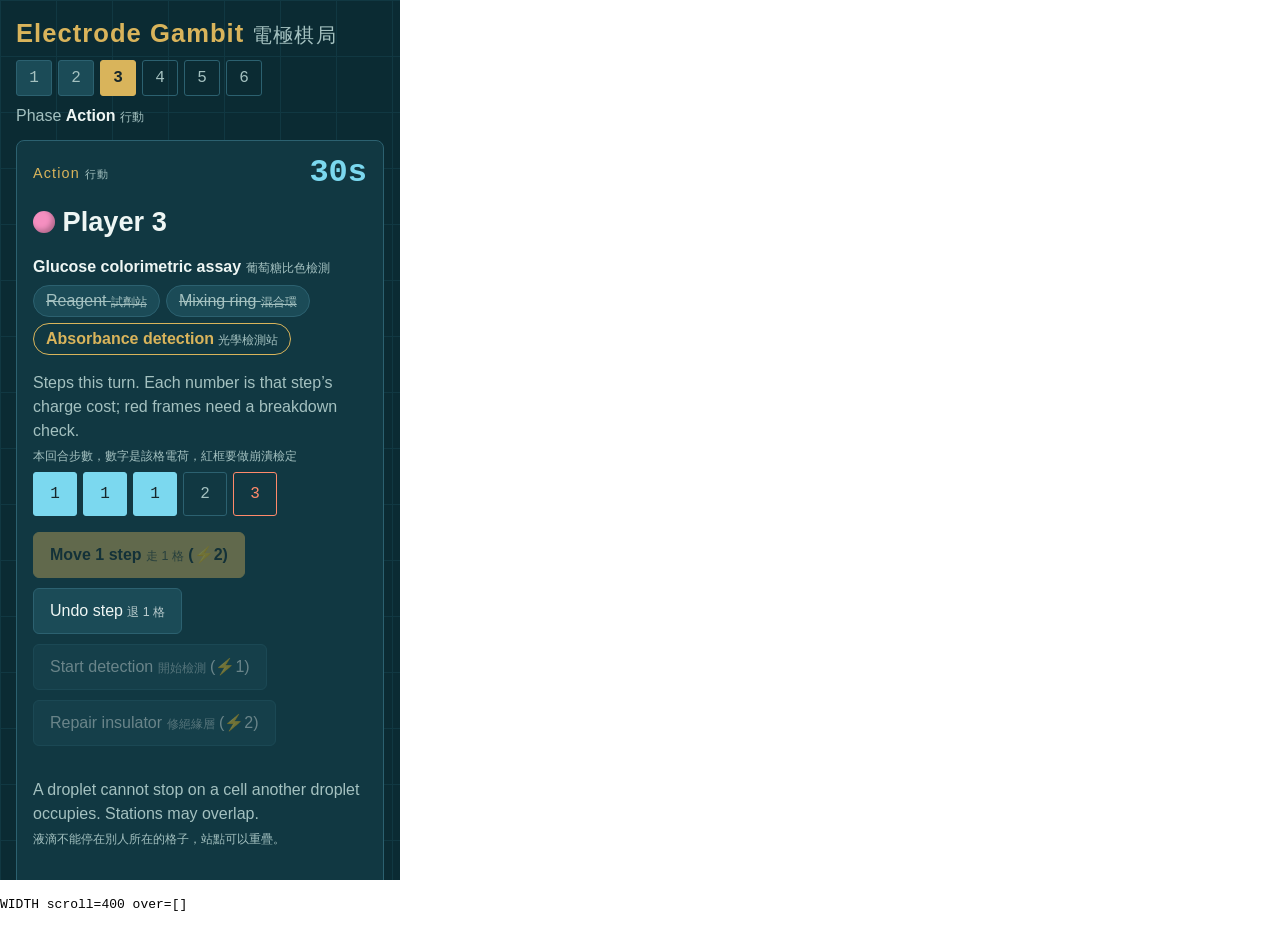
<file: tools/narrow.html>
<!doctype html>
<!-- 手機寬度檢查：把冒煙頁放進 400px 寬的框，量是否有橫向捲動 -->
<html><head><meta charset="utf-8"><title>narrow</title></head>
<body style="margin:0">
<iframe id="f" src="smoke.html#action" style="width:400px;height:880px;border:0"></iframe>
<pre id="out"></pre>
<script>
  document.getElementById('f').addEventListener('load', () => setTimeout(() => {
    const doc = document.getElementById('f').contentDocument;
    const wide = [...doc.querySelectorAll('#app *')].filter((el) => el.getBoundingClientRect().right > 400.5).map((el) => el.tagName + '.' + el.className).slice(0, 8);
    document.getElementById('out').textContent = `WIDTH scroll=${doc.documentElement.scrollWidth} over=${JSON.stringify(wide)}`;
  }, 300));
</script>
</body></html>
</file>
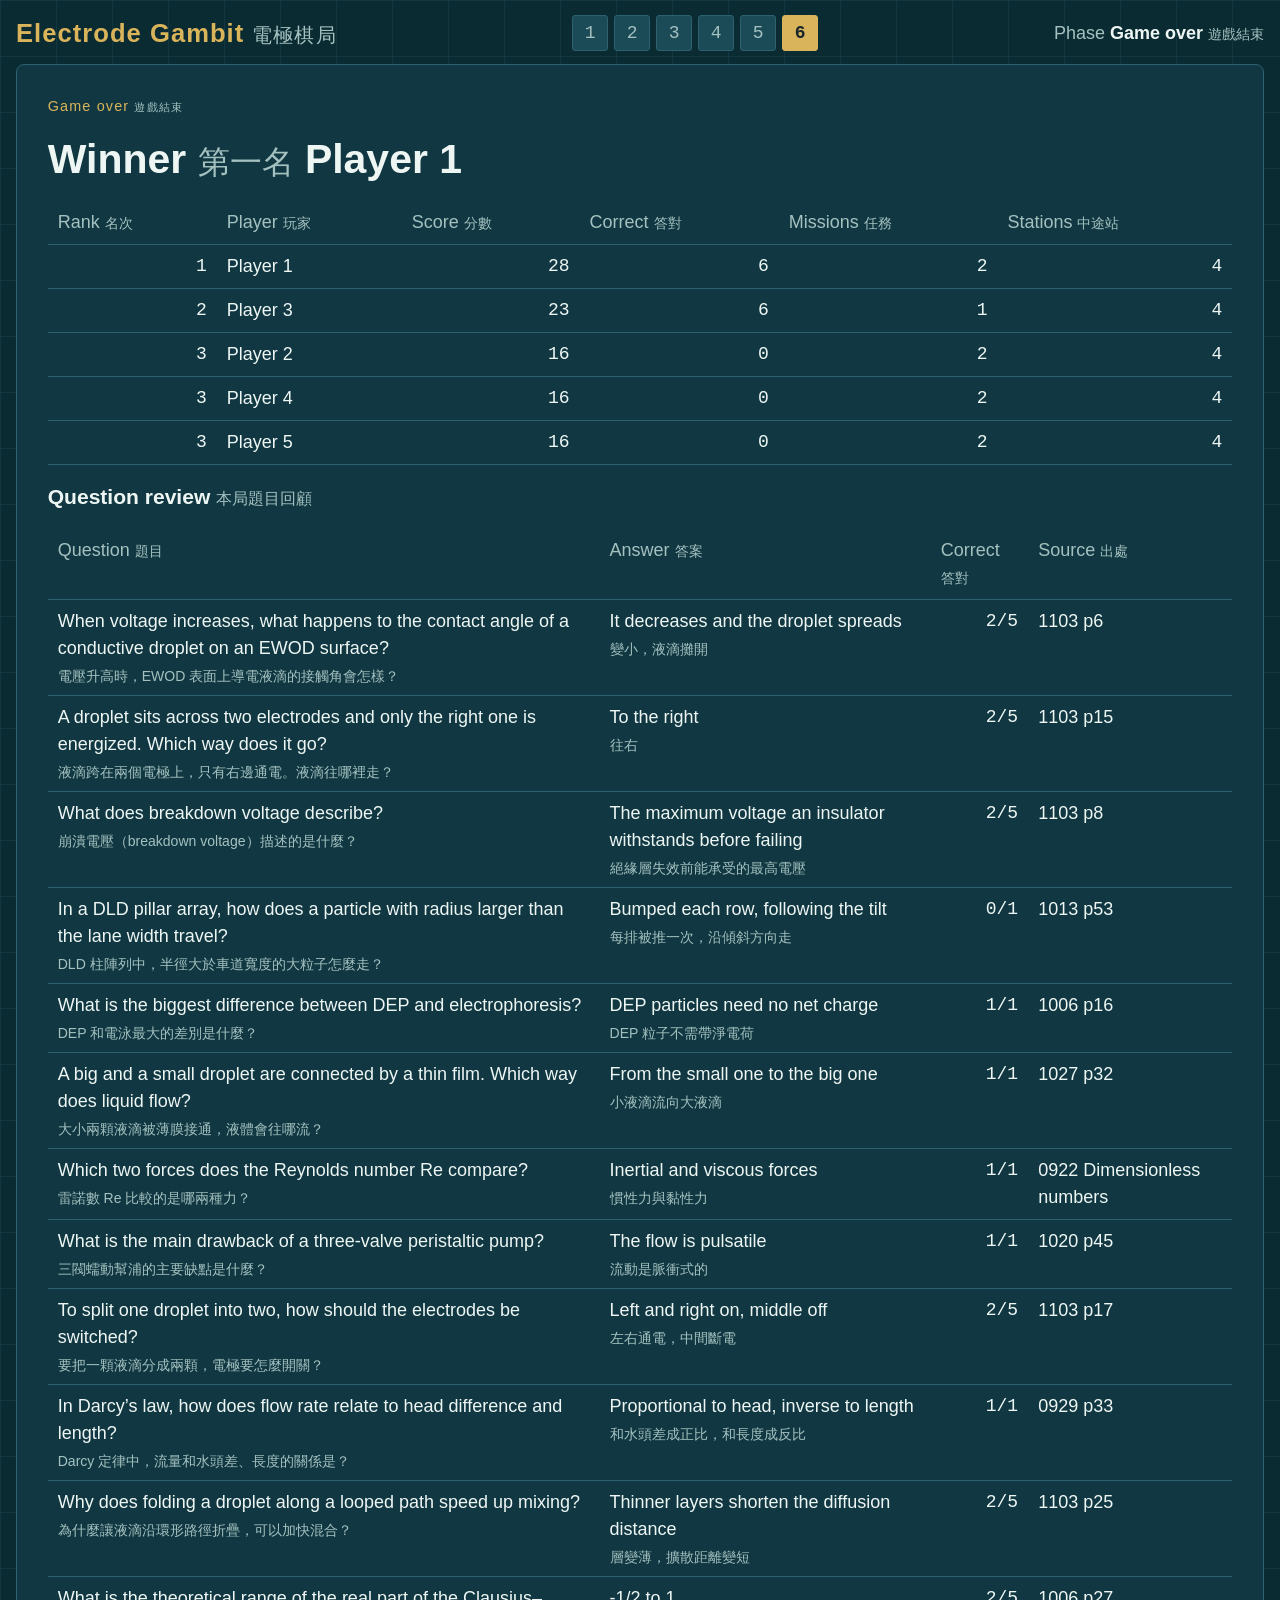
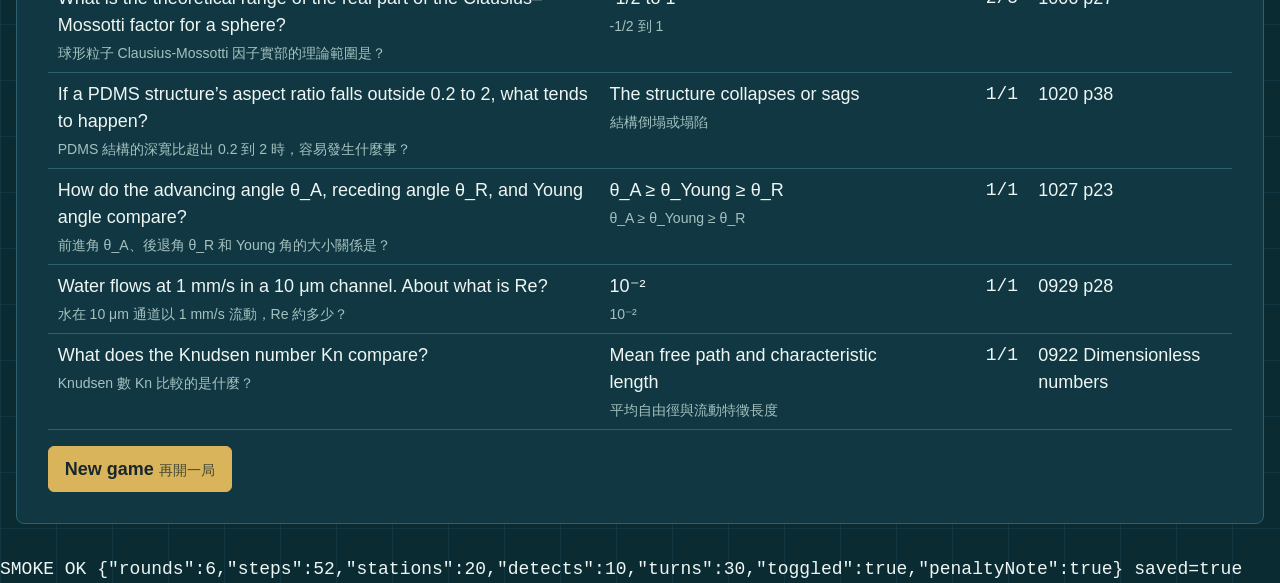
<file: tools/smoke.html>
<!doctype html>
<!-- 畫面流程冒煙測試：自動按完一整局，結果寫進 #result。#stop=階段 可停在某畫面截圖 -->
<html lang="zh-Hant">
<head><meta charset="utf-8"><meta name="viewport" content="width=device-width, initial-scale=1"><title>smoke</title>
<!-- base 指到上一層，題目圖片的相對路徑才會對 -->
<base href="../">
<link rel="stylesheet" href="css/style.css"></head>
<body>
<div id="app"></div>
<pre id="result" hidden></pre>
<script>try { localStorage.clear(); } catch (e) {}</script>
<script src="js/game-data.js"></script>
<script src="js/questions.js"></script>
<script src="js/engine.js"></script>
<script src="js/app.js"></script>
<script>
(function () {
  const stop = location.hash.slice(1);
  const out = document.getElementById('result');
  const click = (act, n = 0) => { const el = document.querySelectorAll(`[data-act="${act}"]`)[n]; if (!el || el.disabled) return false; el.click(); return true; };
  const has = (sel) => !!document.querySelector(sel);
  const counts = { rounds: 0, steps: 0, stations: 0, detects: 0, turns: 0 };
  try {
    // ?mode=full 測進階版，預設測基本版
    if (new URLSearchParams(location.search).get('mode') === 'full') click('setMode', 1);
    // 開關要能切換，切完再切回預設
    if (stop === 'setup') return;
    const pressed = () => document.querySelectorAll('[data-act="toggleOption"]')[1].getAttribute('aria-pressed');
    const before = pressed(); click('toggleOption', 1); counts.toggled = pressed() !== before; click('toggleOption', 1);
    const basicMode = new URLSearchParams(location.search).get('mode') !== 'full';
    click('start');
    if (stop === 'event') return;
    for (let guard = 0; guard < 2000; guard += 1) {
      if (has('[data-act="toQuestion"]')) { counts.rounds += 1; click('toQuestion'); continue; }
      if (has('[data-act="reveal"]')) { if (stop === 'question') return; click('reveal'); continue; }
      if (has('[data-act="toggleCorrect"]')) {
        click('toggleCorrect', 0); click('toggleCorrect', 2);
        if (stop === 'reveal') return;
        click('settle'); continue;
      }
      if (has('[data-act="detectReveal"]')) { if (stop === 'detect') return; click('detectReveal'); continue; }
      if (has('[data-act="detectResult"]')) {
        // 第一次檢測故意答錯，確認基本版有扣分
        counts.detects += 1;
        click('detectResult', counts.detects === 1 ? 1 : 0);
        if (counts.detects === 1) counts.penaltyNote = (document.querySelector('.note')?.textContent || '').includes('扣 1 分');
        continue;
      }
      if (has('[data-act="endTurn"]')) {
        // 能走就走，能完成站點就完成，模擬主持人操作
        if (click('station')) counts.stations += 1;
        if (click('detect')) continue;
        for (let i = 0; i < 5; i += 1) if (click('step')) counts.steps += 1;
        if (stop === 'action' && counts.rounds >= 3) return;
        counts.turns += 1;
        click('endTurn');
        continue;
      }
      if (has('table')) break;
    }
    if (stop === 'end') return;
    const ok = counts.rounds === window.GAME_DATA.RULES.rounds && has('table') && counts.turns === 30 && counts.detects > 0 && counts.stations > 0 && counts.toggled && (!basicMode || counts.penaltyNote);
    document.getElementById('app').hidden = true;
    out.hidden = false;
    out.textContent = (ok ? 'SMOKE OK ' : 'SMOKE FAIL ') + JSON.stringify(counts) + ' saved=' + !!localStorage.getItem('electrode-gambit-v1');
  } catch (err) {
    out.hidden = false;
    out.textContent = 'SMOKE ERROR ' + err.stack;
  }
})();
</script>
</body>
</html>
</file>
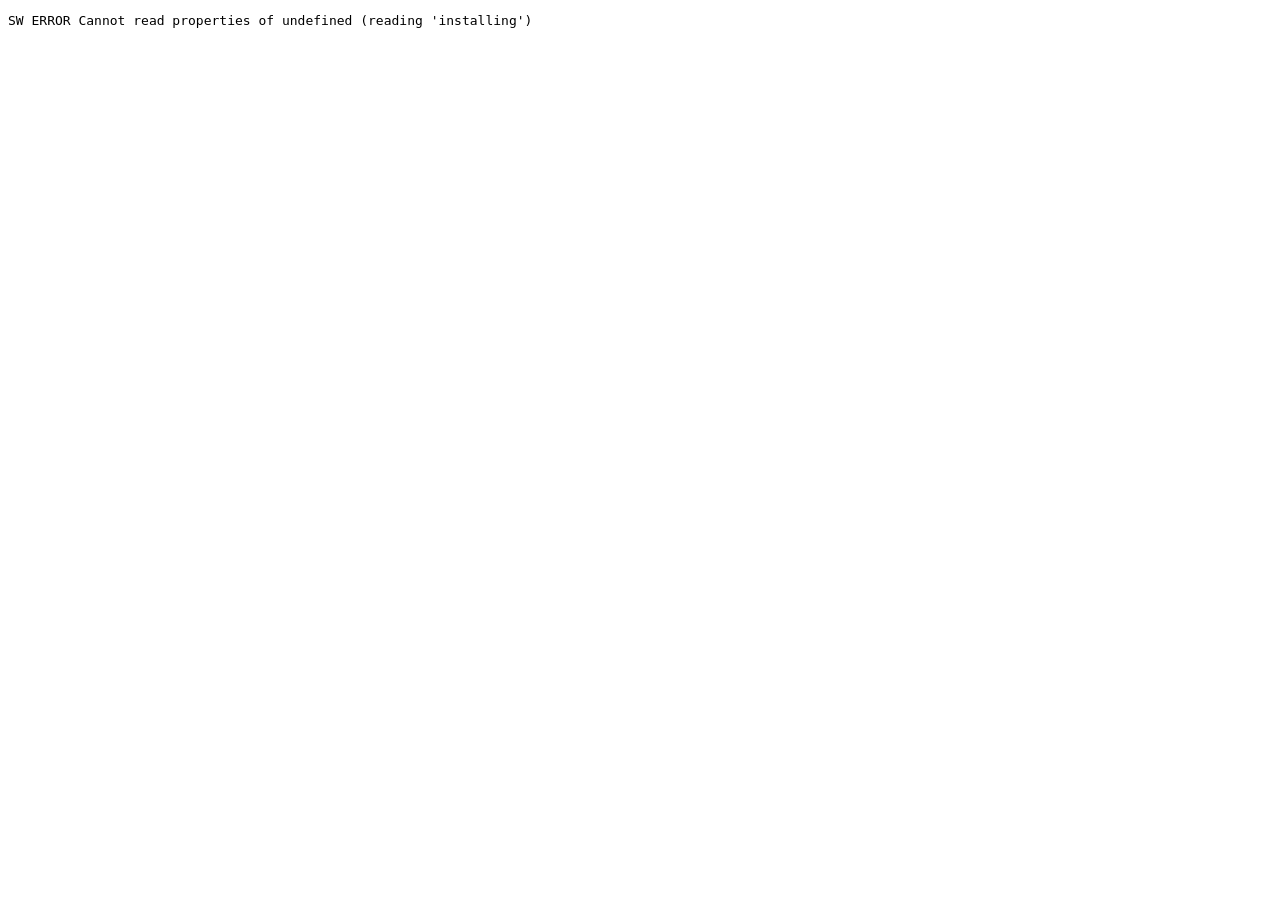
<file: tools/sw-check.html>
<!doctype html>
<!-- 離線檢查：要用 http 開。安裝 service worker 後列出快取內容 -->
<html><head><meta charset="utf-8"><title>sw</title></head><body><pre id="out">waiting</pre>
<script>
  (async () => {
    const out = document.getElementById('out');
    try {
      const reg = await navigator.serviceWorker.register('../sw.js', { scope: '../' });
      await new Promise((done) => {
        const sw = reg.installing || reg.waiting || reg.active;
        if (sw.state === 'activated') return done();
        sw.addEventListener('statechange', () => { if (sw.state === 'activated') done(); });
      });
      const cache = await caches.open('electrode-gambit-v8');
      const keys = await cache.keys();
      out.textContent = `SW OK cached=${keys.length} ` + keys.map((k) => new URL(k.url).pathname).join(' ');
    } catch (err) { out.textContent = 'SW ERROR ' + err.message; }
  })();
</script></body></html>
</file>
<file: css/style.css>
/* 視覺概念：EWOD 晶片。深色絕緣層當底，金色電極格標示進度，水色液滴代表玩家。
   教室投影是主要場景，所以固定深色、字級放大。 */
:root {
  color-scheme: dark;
  --mask: #0b2b33;
  --mask-2: #113842;
  --mask-3: #1b4b57;
  --line: #2c6170;
  --gold: #d9b45b;
  --water: #7bd8ef;
  --ink: #eef6f4;
  --muted: #a4c1c0;
  --danger: #ff8a6b;
  --good: #93e6a5;
  --p0: #7bd8ef;
  --p1: #ffb25c;
  --p2: #f58fc0;
  --p3: #a7e36f;
  --p4: #c6a8ff;
  --font-display: 'LXGW WenKai TC', 'Noto Sans TC', 'Microsoft JhengHei', sans-serif;
  --font-body: 'Noto Sans TC', 'Microsoft JhengHei', 'PingFang TC', sans-serif;
  --font-mono: 'IBM Plex Mono', Consolas, monospace;
}

* { box-sizing: border-box; }
html, body { height: 100%; }
body {
  margin: 0;
  background-color: var(--mask);
  /* 淡淡的電極陣列底紋 */
  background-image:
    linear-gradient(var(--mask-2) 1px, transparent 1px),
    linear-gradient(90deg, var(--mask-2) 1px, transparent 1px);
  background-size: 56px 56px;
  color: var(--ink);
  font-family: var(--font-body);
  font-size: 18px;
  line-height: 1.5;
}
#app {
  min-height: 100%;
  padding-block: 14px;
  padding-left: max(16px, env(safe-area-inset-left, 0px));
  padding-right: max(16px, env(safe-area-inset-right, 0px));
  max-width: 1500px;
  margin: 0 auto;
  display: flex;
  flex-direction: column;
  gap: 12px;
}
button, input, select { font: inherit; color: inherit; }
button {
  min-height: 46px;
  padding: 8px 16px;
  border: 1px solid var(--line);
  border-radius: 6px;
  background: var(--mask-3);
  cursor: pointer;
}
button:hover:not(:disabled) { border-color: var(--gold); }
button:disabled { opacity: 0.4; cursor: not-allowed; }
button:focus-visible, input:focus-visible, select:focus-visible { outline: 3px solid var(--gold); outline-offset: 2px; }
button.primary { background: var(--gold); border-color: var(--gold); color: #17272b; font-weight: 700; }
button.danger { color: var(--danger); }
.mono { font-family: var(--font-mono); font-variant-numeric: tabular-nums; }
.muted { color: var(--muted); }
.source { color: var(--muted); font-size: 0.82em; }

/* 頁首：回合電極 */
.topbar { display: flex; flex-wrap: wrap; gap: 8px 20px; align-items: center; justify-content: space-between; }
.topbar h1 { margin: 0; font-family: var(--font-display); font-size: 1.6rem; color: var(--gold); letter-spacing: 0.04em; }
.rounds { display: flex; gap: 6px; align-items: center; }
.pad {
  width: 36px; height: 36px; display: grid; place-items: center;
  border: 1px solid var(--line); border-radius: 3px;
  font-family: var(--font-mono); color: var(--muted);
}
.pad.done { background: var(--mask-3); }
.pad.now { background: var(--gold); border-color: var(--gold); color: #17272b; font-weight: 600; }
.phase { color: var(--muted); }
.phase b { color: var(--ink); }

.layout { display: grid; grid-template-columns: minmax(0, 1fr) minmax(280px, 340px); gap: 14px; flex: 1; align-items: start; }
.stage {
  min-width: 0;
  background: var(--mask-2);
  border: 1px solid var(--line);
  border-radius: 8px;
  padding: clamp(16px, 2.4vw, 32px);
  display: flex;
  flex-direction: column;
  gap: 16px;
}
.stage h2 { margin: 0; font-family: var(--font-display); font-size: clamp(1.7rem, 3.2vw, 2.6rem); line-height: 1.25; text-wrap: balance; }
.eyebrow { color: var(--gold); font-size: 0.9rem; letter-spacing: 0.08em; }
.lead { font-size: clamp(1.2rem, 2.2vw, 1.7rem); margin: 0; }
.actions { display: flex; flex-wrap: wrap; gap: 10px; align-items: center; }

/* 題目 */
.question { font-size: clamp(1.5rem, 3vw, 2.5rem); font-weight: 700; line-height: 1.35; margin: 0; text-wrap: pretty; }
.options { display: grid; grid-template-columns: repeat(2, minmax(0, 1fr)); gap: 10px; }
.option {
  display: flex; gap: 12px; align-items: center;
  min-width: 0; padding: 12px 14px;
  border: 1px solid var(--line); border-radius: 6px;
  background: var(--mask);
  font-size: clamp(1.1rem, 2vw, 1.55rem);
}
.option .letter { flex: none; font-family: var(--font-mono); font-weight: 600; color: var(--gold); font-size: 1.15em; }
.option.right { border-color: var(--good); background: #17463a; }
.option.wrong { opacity: 0.5; }
.why { margin: 0; font-size: clamp(1.05rem, 1.8vw, 1.4rem); }
/* 中文翻譯：英文為主，中文用小字跟在後面；zh-block 換到下一行 */
.zh { color: var(--muted); font-size: 0.78em; font-weight: 400; }
.zh-block { display: block; margin-top: 4px; }
.option .zh-block { margin-top: 2px; }
button .zh { color: inherit; opacity: 0.75; }
/* 公布答案後的解說：圖在左、文字在右，窄螢幕改直排 */
.question.compact { font-size: clamp(1.15rem, 1.9vw, 1.6rem); }
.options.revealed .option { padding: 7px 12px; font-size: clamp(1rem, 1.4vw, 1.15rem); }
button.option { width: 100%; text-align: left; color: inherit; font-family: inherit; cursor: pointer; }
button.option.tap { opacity: 0.8; }
button.option[aria-pressed="true"] { opacity: 1; border-color: var(--danger); }
.explain { display: grid; grid-template-columns: minmax(0, 1fr) minmax(0, 1fr); gap: 14px; align-items: start; }
.explain:not(:has(img)) { grid-template-columns: minmax(0, 1fr); }
.explain-img { width: 100%; height: auto; border-radius: 8px; display: block; }
.explain-text { display: grid; gap: 10px; min-width: 0; }
.explain-text p { margin: 0; }
.wrong-note { display: grid; gap: 8px; justify-items: start; padding: 12px 14px; border-left: 4px solid var(--danger); background: var(--mask); border-radius: 0 6px 6px 0; }
.video-overlay { position: fixed; inset: 0; z-index: 50; display: flex; flex-direction: column; align-items: center; justify-content: center; gap: 12px; padding: 16px; background: rgba(5, 18, 22, 0.94); }
.video-overlay video { max-width: 100%; max-height: calc(100vh - 90px); border-radius: 8px; }
@media (max-width: 720px) { .explain { grid-template-columns: minmax(0, 1fr); } }
.timer { font-family: var(--font-mono); font-size: clamp(2rem, 4vw, 3.2rem); font-weight: 600; color: var(--water); line-height: 1; }
.timer.low { color: var(--danger); }

/* 玩家勾選 */
.pick { display: grid; grid-template-columns: repeat(auto-fit, minmax(150px, 1fr)); gap: 8px; }
.pick button { display: flex; align-items: center; gap: 10px; text-align: left; }
.pick button[aria-pressed='true'] { background: #17463a; border-color: var(--good); }

/* 計分板 */
.board-list { display: flex; flex-direction: column; gap: 8px; }
.player {
  min-width: 0;
  background: var(--mask-2);
  border: 1px solid var(--line);
  border-radius: 8px;
  padding: 10px 12px;
  display: grid;
  grid-template-columns: auto minmax(0, 1fr) auto;
  gap: 2px 10px;
  align-items: center;
}
.player.active { border-color: var(--gold); box-shadow: inset 0 0 0 1px var(--gold); }
.dot { width: 22px; height: 22px; border-radius: 50%; background: var(--c); box-shadow: inset -3px -3px 5px rgba(0, 0, 0, 0.25); }
.player .name { font-weight: 700; overflow-wrap: anywhere; }
.player .score { font-family: var(--font-mono); font-size: 1.6rem; font-weight: 600; color: var(--gold); }
.player .meta { grid-column: 1 / -1; display: flex; flex-wrap: wrap; gap: 2px 12px; color: var(--muted); font-size: 0.92rem; align-items: center; }
.life { letter-spacing: 1px; color: var(--water); font-family: var(--font-mono); }
.life.low { color: var(--danger); }
.adjust { grid-column: 1 / -1; display: flex; gap: 6px; }
.adjust button { min-height: 34px; padding: 0 12px; }

/* 行動 */
.steps { display: flex; flex-wrap: wrap; gap: 6px; align-items: center; }
.chip { padding: 3px 12px; border: 1px solid var(--line); border-radius: 999px; }
.chip.done { background: var(--mask-3); color: var(--muted); text-decoration: line-through; }
.chip.next { border-color: var(--gold); color: var(--gold); font-weight: 700; }
.note { min-height: 1.6em; margin: 0; color: var(--water); }
.note.bad { color: var(--danger); }
.stepbar { display: flex; gap: 6px; }
.stepbar .pad { width: 44px; height: 44px; }
.stepbar .pad.used { background: var(--water); border-color: var(--water); color: #17272b; }
.stepbar .pad.risk { border-color: var(--danger); color: var(--danger); }
.stepbar .pad.used.risk { background: var(--danger); color: #17272b; }

/* 設定畫面 */
.setup-table { display: flex; flex-direction: column; gap: 8px; }
.setup-row { display: grid; grid-template-columns: auto minmax(110px, 1.1fr) repeat(3, minmax(120px, 1fr)); gap: 8px; align-items: center; }
.setup-row.basic { grid-template-columns: auto minmax(0, 1fr); }
.rule-options { display: grid; gap: 8px; }
.option-row { display: flex; align-items: center; justify-content: space-between; gap: 12px; }
.option-row button { min-width: 64px; }
.setup-row input, .setup-row select { min-height: 44px; width: 100%; padding: 6px 10px; background: var(--mask); border: 1px solid var(--line); border-radius: 6px; }
.table-wrap { overflow-x: auto; }
table { border-collapse: collapse; width: 100%; }
th, td { padding: 8px 10px; border-bottom: 1px solid var(--line); text-align: left; vertical-align: top; }
th { color: var(--muted); font-weight: 500; }
td.num { font-family: var(--font-mono); text-align: right; }

/* 答對時液滴攤開的動畫 */
@keyframes spread { from { transform: scale(0.97); } 60% { transform: scale(1.015); } to { transform: scale(1); } }
.option.right { animation: spread 0.5s ease-out; }
@media (prefers-reduced-motion: reduce) { .option.right { animation: none; } }

@media (max-width: 900px) {
  .layout { grid-template-columns: minmax(0, 1fr); }
  .options { grid-template-columns: minmax(0, 1fr); }
  .setup-row { grid-template-columns: auto minmax(0, 1fr); }
  .setup-row select { grid-column: 1 / -1; }
  body { font-size: 16px; }
}
</file>
